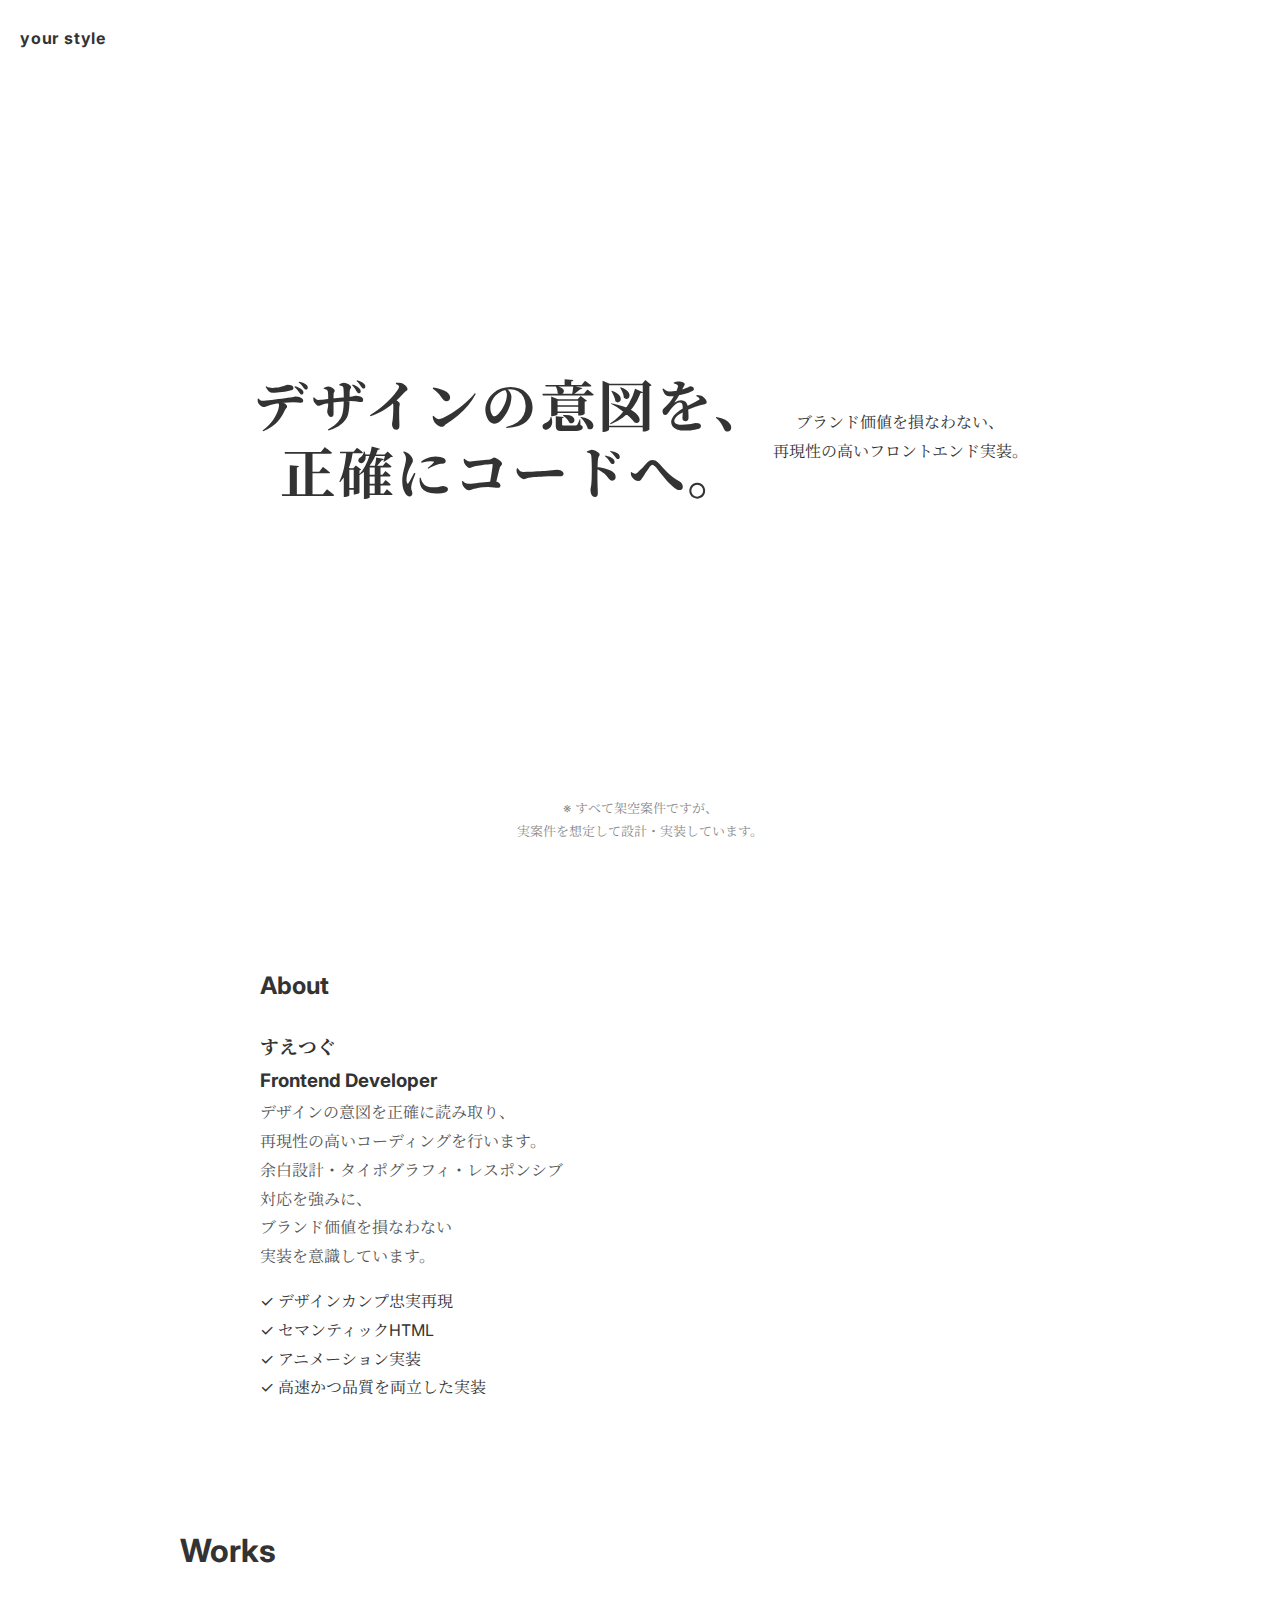
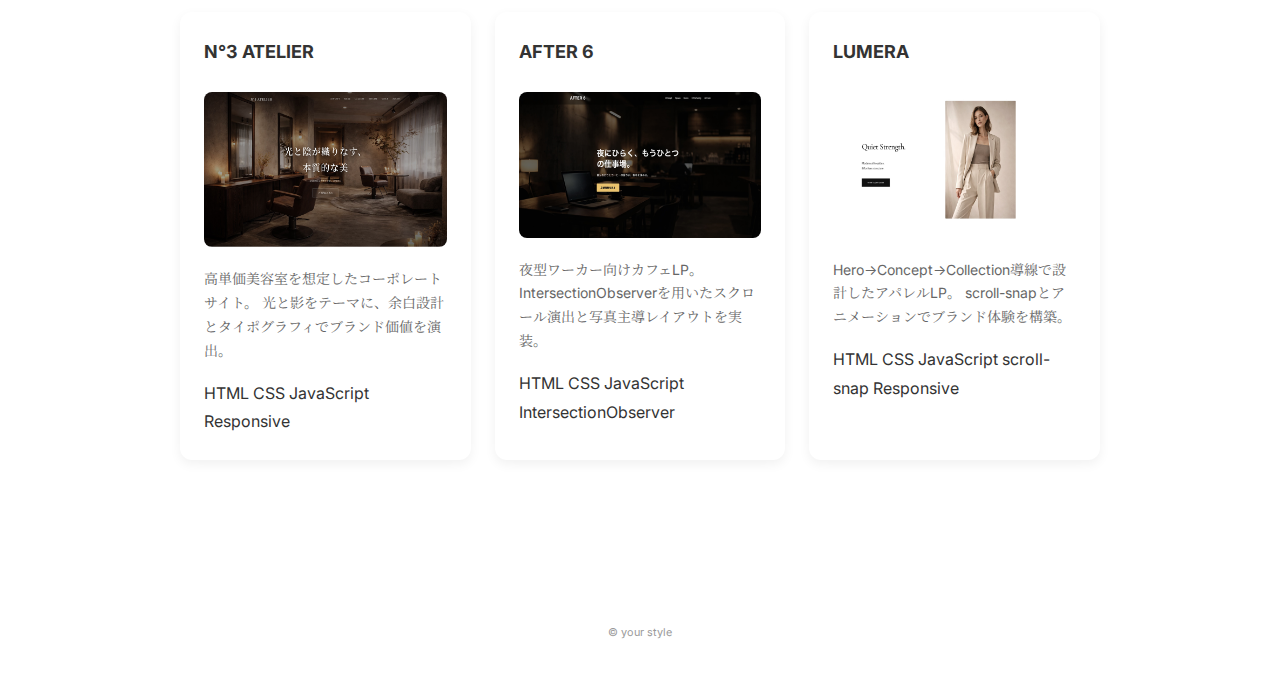
<file: index.html>
<!DOCTYPE html>
<html lang="ja">

<head>
  <meta charset="UTF-8">
  <meta name="viewport" content="width=device-width, initial-scale=1.0">
  <title>すえつぐ | Frontend Developer Portfolio</title>
  <link rel="stylesheet" href="style.css">
  <link rel="preconnect" href="https://fonts.googleapis.com">
  <link rel="preconnect" href="https://fonts.gstatic.com" crossorigin>
  <link
    href="https://fonts.googleapis.com/css2?family=Noto+Serif+JP:wght@400;500&family=Inter:wght@300;400;500&display=swap"
    rel="stylesheet">
</head>

<body>

  <header class="header">
    <a href="index.html">your style</a>
  </header>

  <main>

    <!-- FV -->
    <section class="fv">
      <h1 class="fv-title">
        デザインの意図を、<br>
        正確にコードへ。
      </h1>

      <p class="fv-sub">
        ブランド価値を損なわない、<br class="sp-only">再現性の高いフロントエンド実装。
      </p>
    </section>

    <p class="note">
      ※ すべて架空案件ですが、<br class="sp-only">実案件を想定して設計・実装しています。
    </p>

    <section class="section about">
      <h2 class="section-title">About</h2>

      <div class="about-inner">
        <div class="about-text">
          <h3>
            すえつぐ<br>
            <span class="about-role">Frontend Developer</span>
          </h3>
          <p>
            デザインの意図を正確に読み取り、<br class="sp-only">再現性の高いコーディングを行います。<br>
            余白設計・タイポグラフィ・レスポンシブ<br class="sp-only">対応を強みに、<br class="pc-only">ブランド価値を損なわない<br class="sp-only">実装を意識しています。
          </p>

          <ul class="about-strength">
            <li>✓ デザインカンプ忠実再現</li>
            <li>✓ セマンティックHTML</li>
            <li>✓ アニメーション実装</li>
            <li>✓ 高速かつ品質を両立した実装</li>
          </ul>


        </div>
      </div>
    </section>

    <!-- Works -->
    <section class="section works">
      <h2 class="section-title">Works</h2>

      <div class="works-list">

        <a href="work-hair.html" class="work-card">
          <h3>N°3 ATELIER</h3>
          <img src="image/hair.jpg" alt="美容室サイト" loading="lazy">
          <p class="work-desc">
            高単価美容室を想定したコーポレートサイト。
            光と影をテーマに、余白設計とタイポグラフィでブランド価値を演出。
          </p>

          <div class="tech-tags">
            <span>HTML</span>
            <span>CSS</span>
            <span>JavaScript</span>
            <span>Responsive</span>
          </div>
        </a>

        <a href="work-cafe.html" class="work-card">
          <h3>AFTER 6</h3>
          <img src="image/cafe.jpg" alt="カフェサイト" loading="lazy">
          <p class="work-desc">
            夜型ワーカー向けカフェLP。
            IntersectionObserverを用いたスクロール演出と写真主導レイアウトを実装。
          </p>

          <div class="tech-tags">
            <span>HTML</span>
            <span>CSS</span>
            <span>JavaScript</span>
            <span>IntersectionObserver</span>
          </div>
        </a>

        <a href="work-apparel.html" class="work-card">
          <h3>LUMERA</h3>
          <img src="image/apparel.jpg" alt="アパレルLP" loading="lazy">
          <p class="work-desc">
            Hero→Concept→Collection導線で設計したアパレルLP。
            scroll-snapとアニメーションでブランド体験を構築。
          </p>

          <div class="tech-tags">
            <span>HTML</span>
            <span>CSS</span>
            <span>JavaScript</span>
            <span>scroll-snap</span>
            <span>Responsive</span>
          </div>
        </a>

      </div>
    </section>

  </main>

  <footer class="footer">
    <small>&copy; your style</small>
  </footer>
  <script src="script.js"></script>
</body>

</html>
</file>
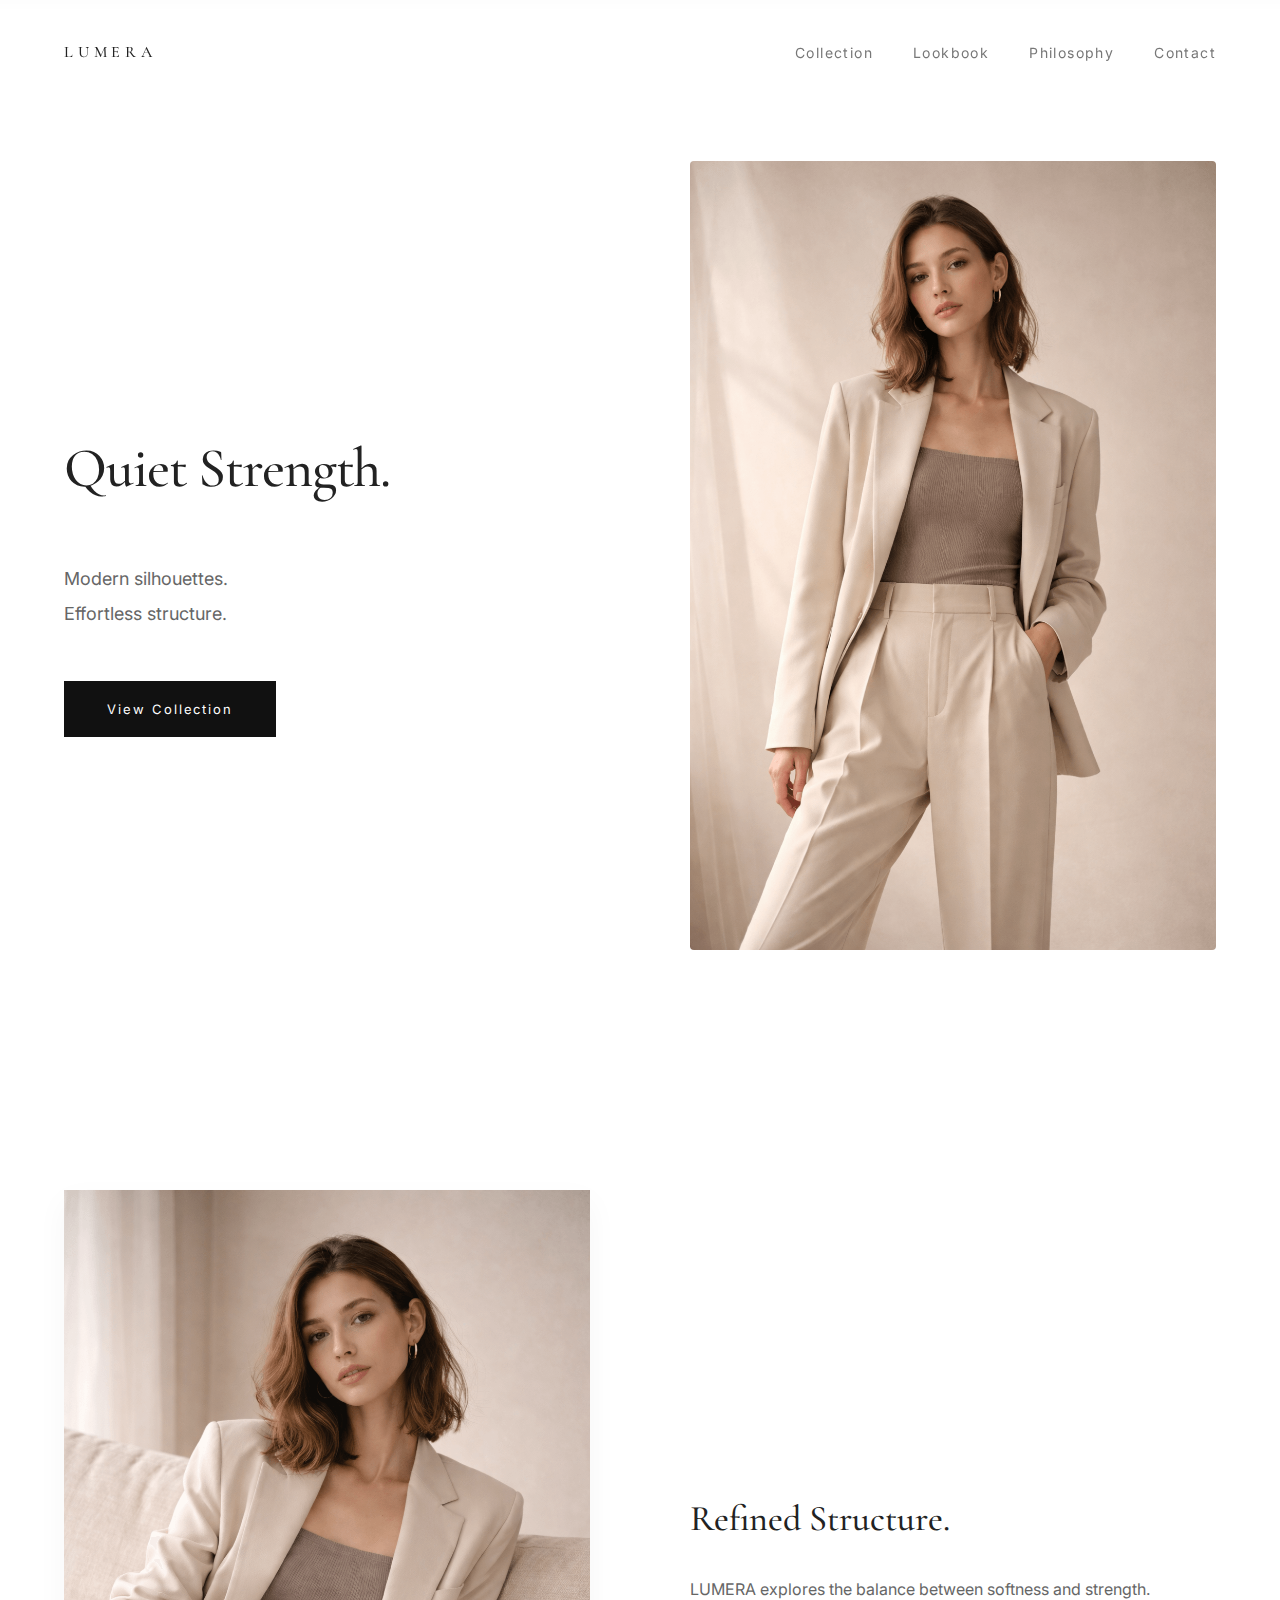
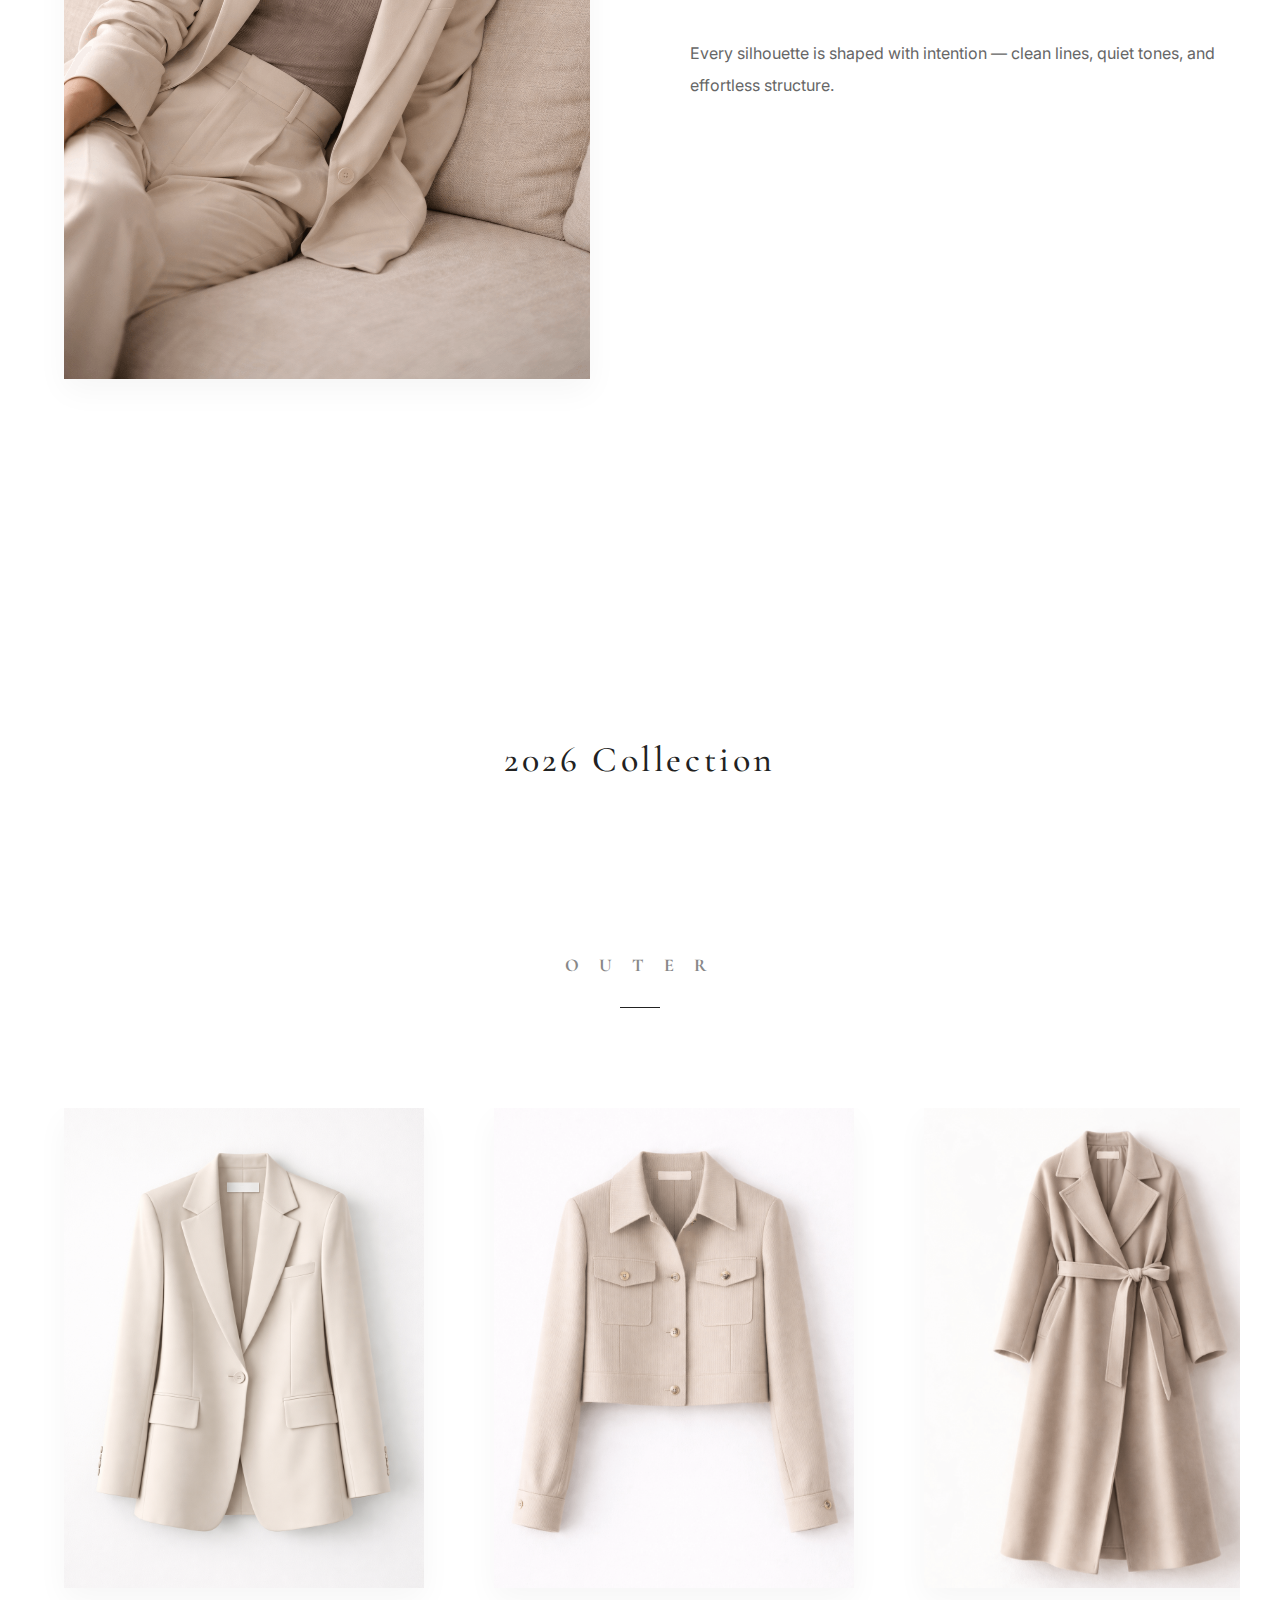
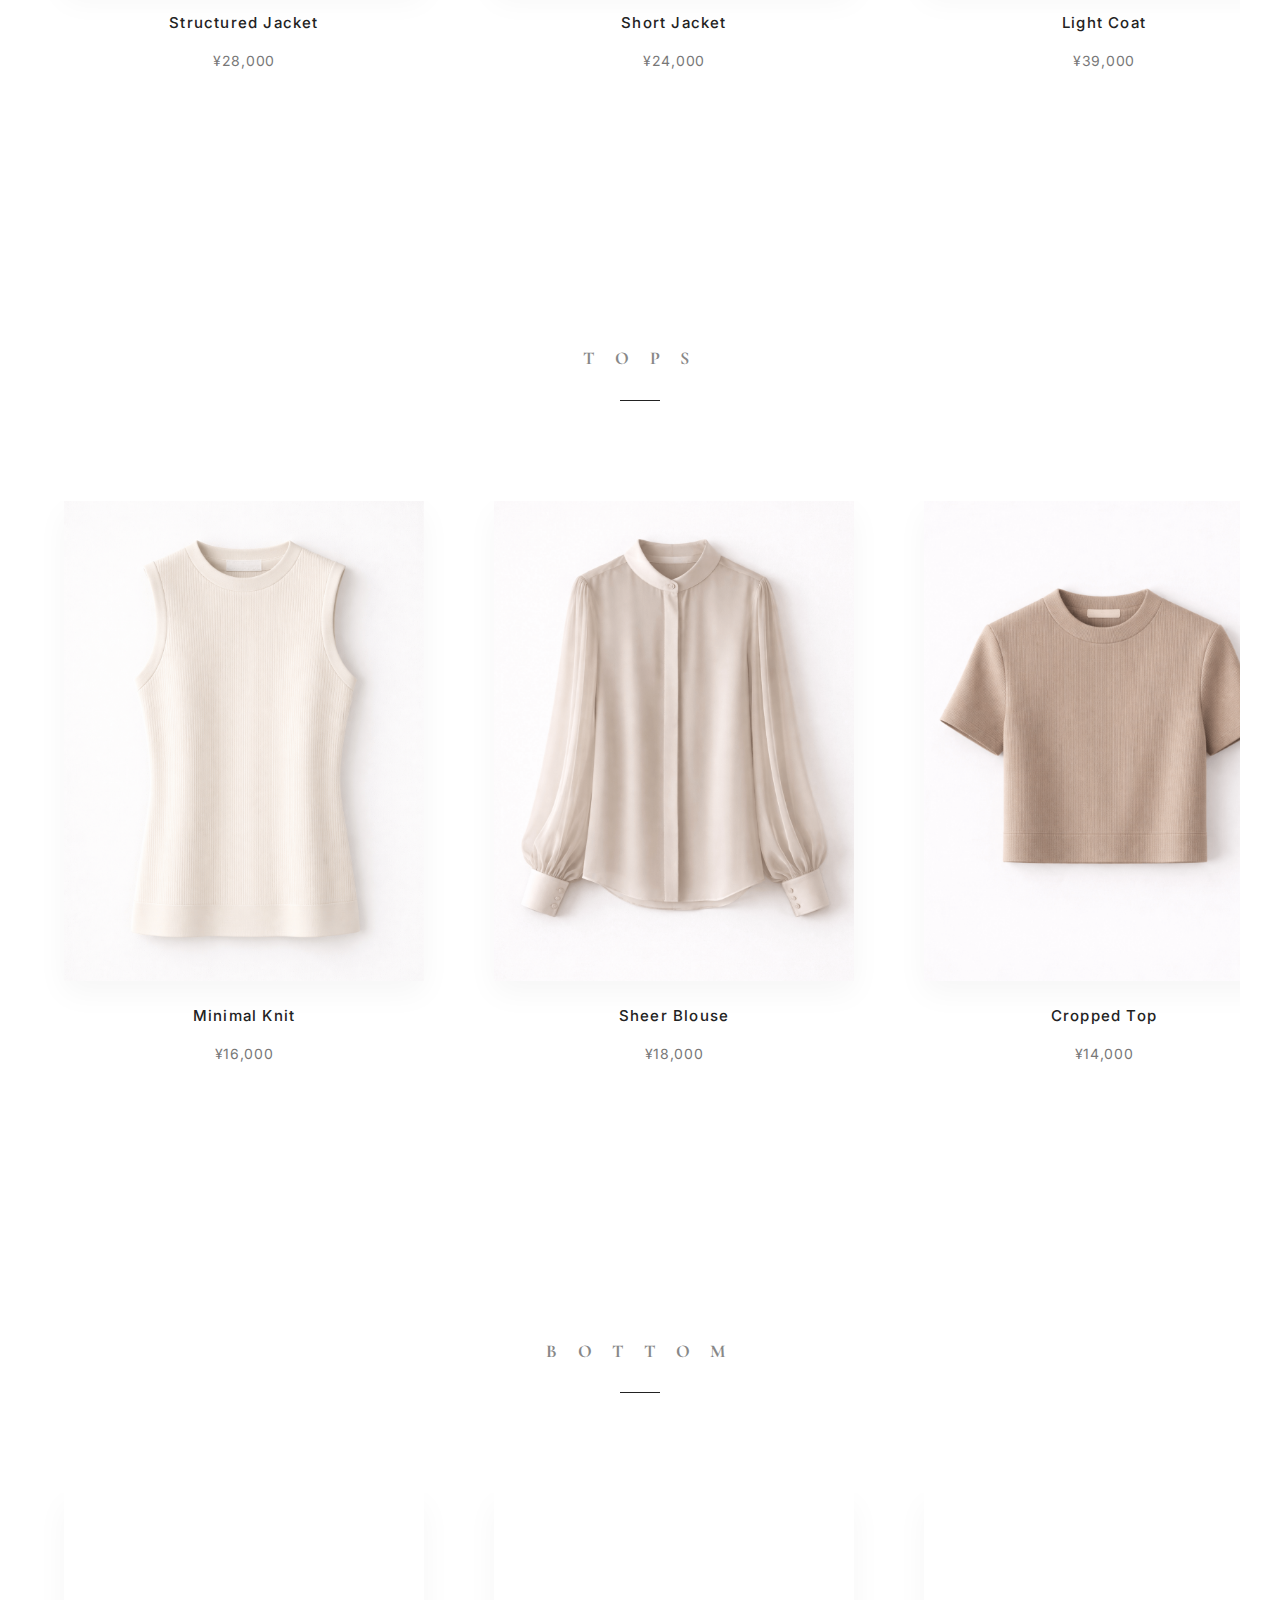
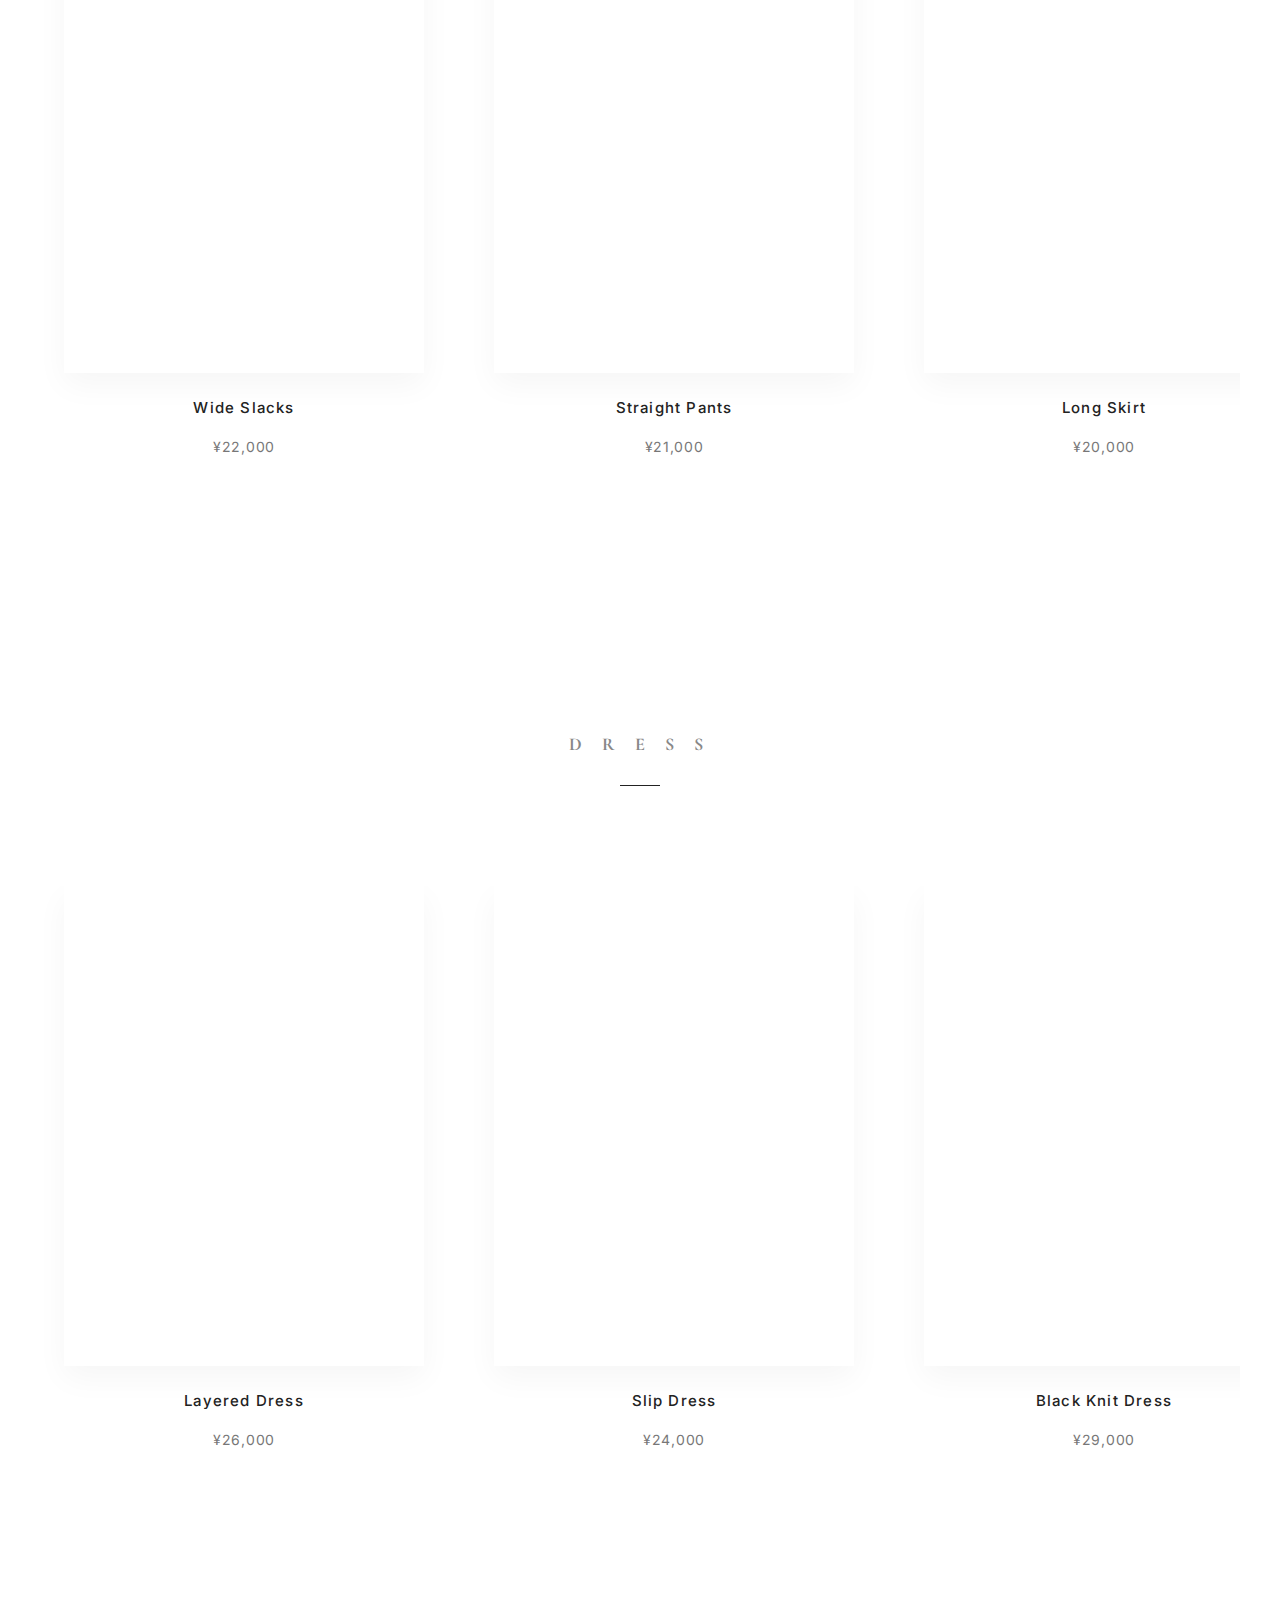
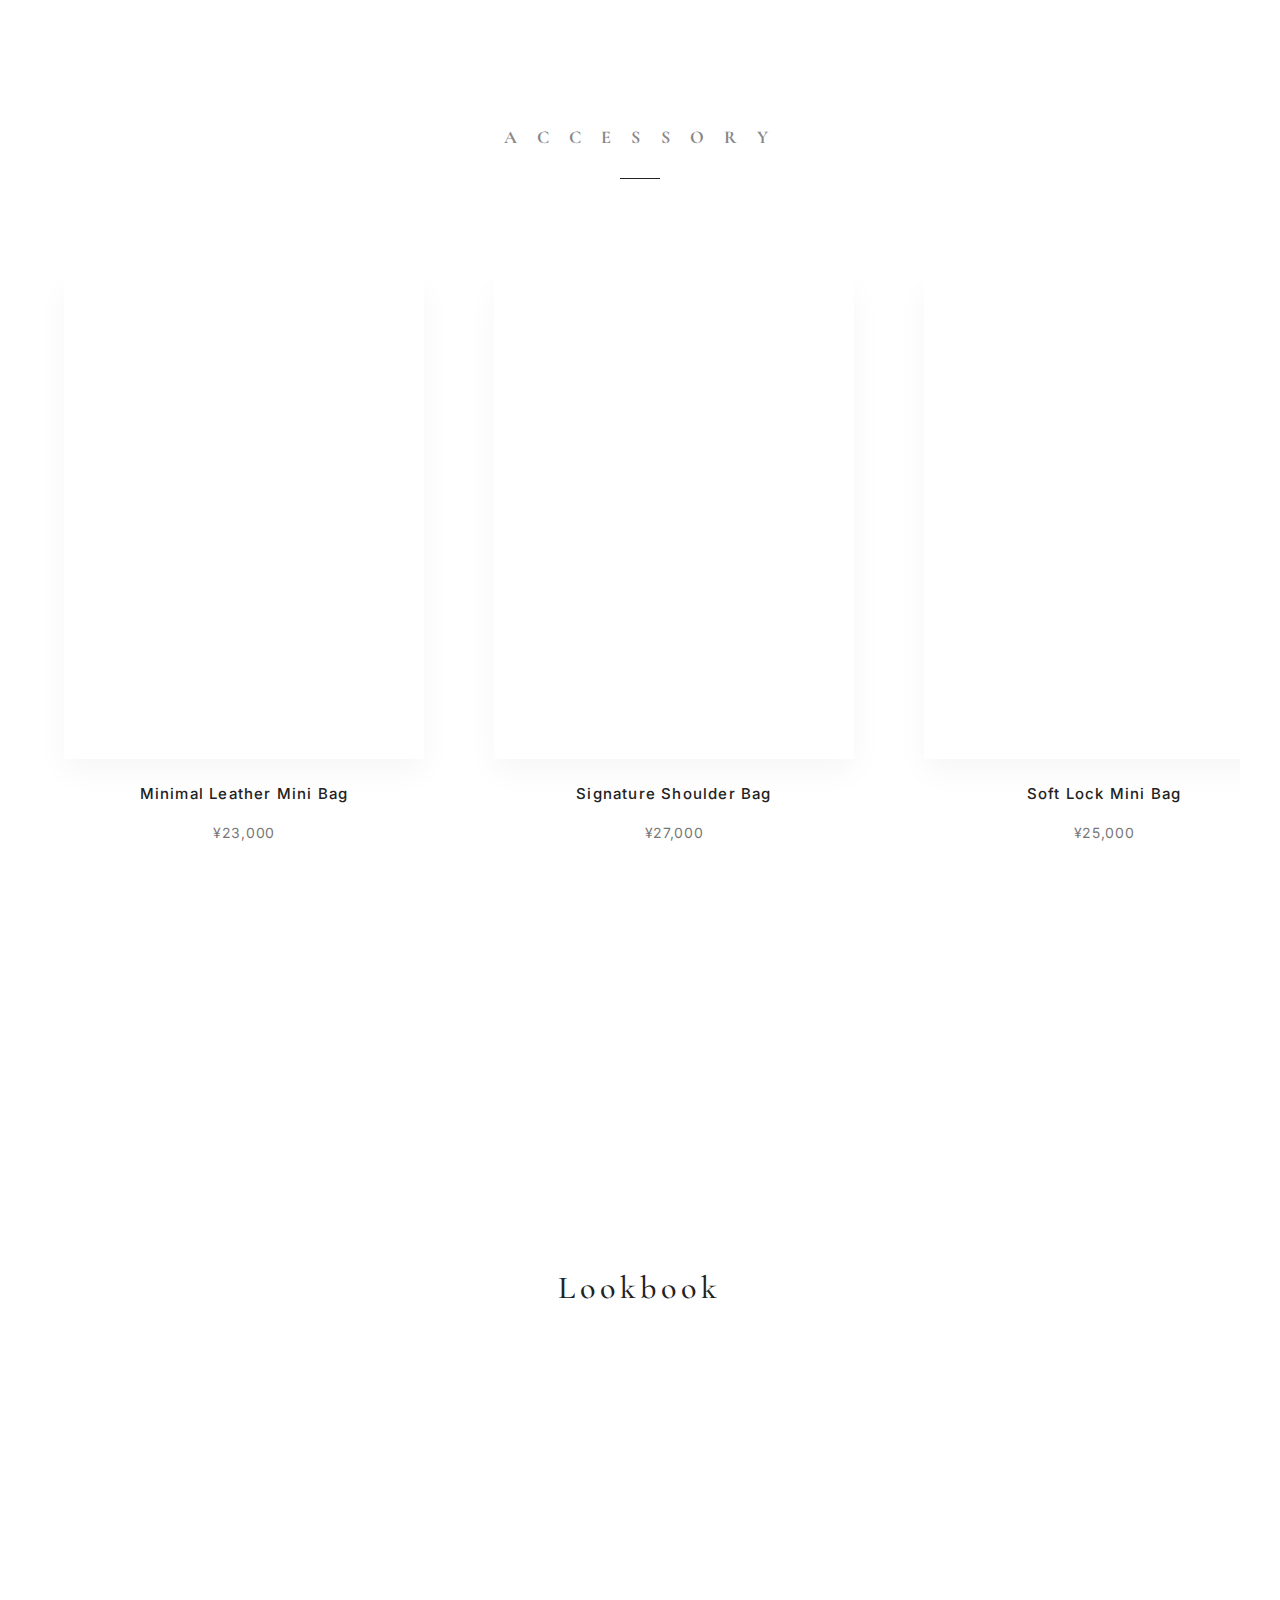
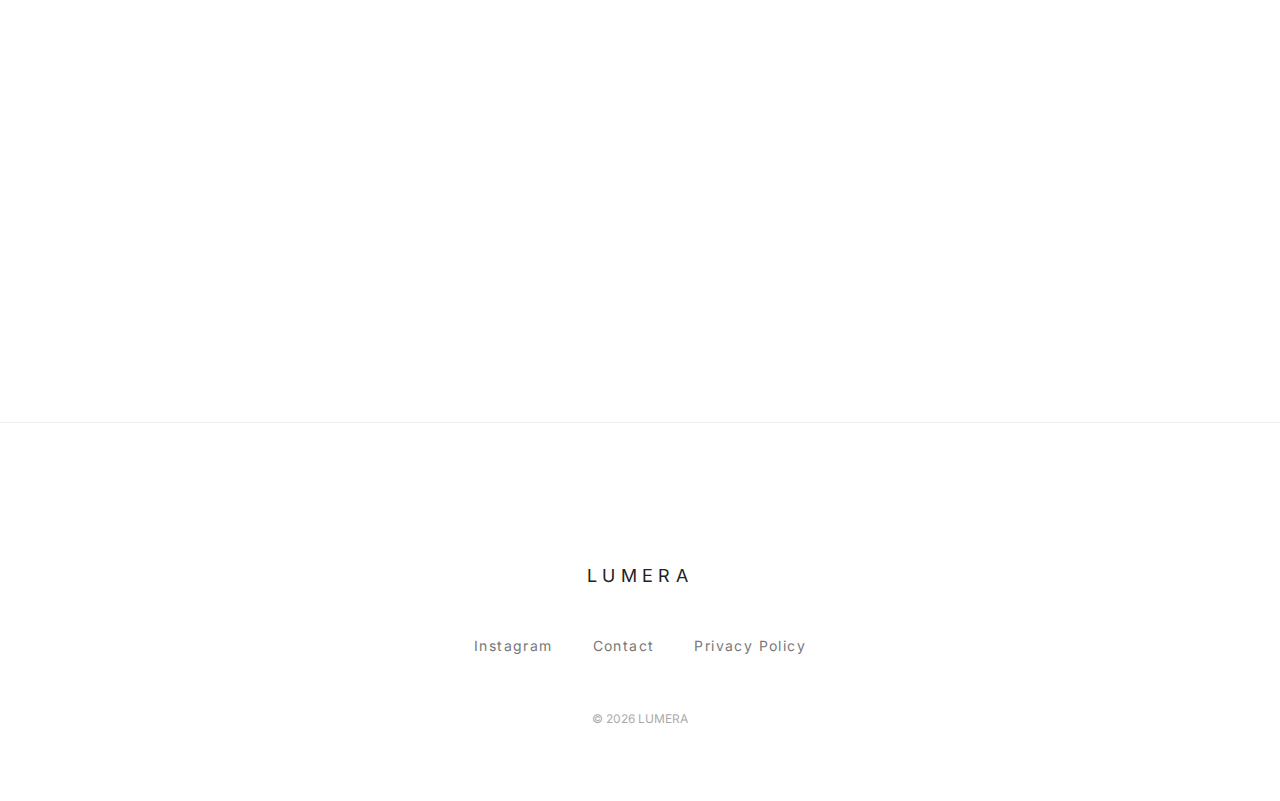
<file: works/apparel/index.html>
<!DOCTYPE html>
<html lang="en">
<head>
  <meta charset="UTF-8" />
  <meta name="viewport" content="width=device-width, initial-scale=1.0" />
  <title>LUMERA | 2026 Collection</title>

  <!-- Google Fonts -->
  <link rel="preconnect" href="https://fonts.googleapis.com">
  <link href="https://fonts.googleapis.com/css2?family=Inter:wght@400;500&family=Cormorant+Garamond:wght@500&display=swap" rel="stylesheet">

  <link rel="stylesheet" href="style.css" />
</head>

<body>

<header class="header">
  <div class="container header-inner">

    <h1 class="logo">
      <a href="#">LUMERA</a>
    </h1>

    <nav id="main-nav" class="nav" aria-hidden="true">
      <ul>
        <li><a href="#collection">Collection</a></li>
        <li><a href="#lookbook">Lookbook</a></li>
        <li><a href="#philosophy">Philosophy</a></li>
        <li><a href="#contact">Contact</a></li>
      </ul>
    </nav>

    <button 
      class="hamburger" 
      aria-label="Open Menu"
      aria-expanded="false"
      aria-controls="main-nav">
      <span></span>
      <span></span>
      <span></span>
    </button>

  </div>
</header>


<section class="hero section">
  <div class="container hero-inner">
    <div class="hero-text">
      <h2>Quiet Strength.</h2>
      <p>Modern silhouettes.<br>Effortless structure.</p>
      <a href="#collection" class="btn">View Collection</a>
    </div>
    <div class="hero-image">
      <img src="img/hero.jpg" alt="LUMERA Model">
    </div>
  </div>
</section>

<!-- =====================
     Concept
===================== -->
<section id="concept" class="concept section">
  <div class="container concept-inner">

    <div class="concept-image">
      <img src="img/concept.jpg" alt="Minimal tailored beige set styled in soft light">
    </div>

    <div class="concept-text">
      <h3>Refined Structure.</h3>
      <p>
        LUMERA explores the balance between softness and strength.<br><br>
        Every silhouette is shaped with intention —
        clean lines, quiet tones, and effortless structure.
      </p>
    </div>

  </div>
</section>


<section id="collection" class="collection section">

  <div class="container">
    <h2 class="section-title">2026 Collection</h2>
  </div>

  <!-- OUTER -->
  <div class="category">
    <div class="container">
      <h3 class="category-title">O U T E R</h3>
    </div>

    <div class="product-grid">

      <div class="product-card">
        <img src="img/outer1.jpg" alt="Structured Jacket" loading="lazy">
        <h4 class="product-title">Structured Jacket</h4>
        <p class="product-price">¥28,000</p>
      </div>

      <div class="product-card">
        <img src="img/outer2.jpg" alt="Short Jacket" loading="lazy">
        <h4 class="product-title">Short Jacket</h4>
        <p class="product-price">¥24,000</p>
      </div>

      <div class="product-card">
        <img src="img/outer3.jpg" alt="Light Coat" loading="lazy">
        <h4 class="product-title">Light Coat</h4>
        <p class="product-price">¥39,000</p>
      </div>

    </div>
  </div>

  <!-- TOPS -->
  <div class="category">
    <div class="container">
      <h3 class="category-title">T O P S</h3>
    </div>

    <div class="product-grid">

      <div class="product-card">
        <img src="img/top1.jpg" alt="Minimal Knit" loading="lazy">
        <h4 class="product-title">Minimal Knit</h4>
        <p class="product-price">¥16,000</p>
      </div>

      <div class="product-card">
        <img src="img/top2.jpg" alt="Sheer Blouse" loading="lazy">
        <h4 class="product-title">Sheer Blouse</h4>
        <p class="product-price">¥18,000</p>
      </div>

      <div class="product-card">
        <img src="img/top3.jpg" alt="Cropped Top" loading="lazy">
        <h4 class="product-title">Cropped Top</h4>
        <p class="product-price">¥14,000</p>
      </div>

      <div class="product-card">
        <img src="img/top4.jpg" alt="Relaxed Shirt" loading="lazy">
        <h4 class="product-title">Relaxed Shirt</h4>
        <p class="product-price">¥19,000</p>
      </div>

    </div>
  </div>

  <!-- BOTTOM -->
  <div class="category">
    <div class="container">
      <h3 class="category-title">B O T T O M</h3>
    </div>

    <div class="product-grid">

      <div class="product-card">
        <img src="img/bottom1.jpg" alt="Wide Slacks" loading="lazy">
        <h4 class="product-title">Wide Slacks</h4>
        <p class="product-price">¥22,000</p>
      </div>

      <div class="product-card">
        <img src="img/bottom2.jpg" alt="Straight Pants" loading="lazy">
        <h4 class="product-title">Straight Pants</h4>
        <p class="product-price">¥21,000</p>
      </div>

      <div class="product-card">
        <img src="img/bottom3.jpg" alt="Long Skirt" loading="lazy">
        <h4 class="product-title">Long Skirt</h4>
        <p class="product-price">¥20,000</p>
      </div>

      <div class="product-card">
        <img src="img/bottom4.jpg" alt="Black Tailored Pants" loading="lazy">
        <h4 class="product-title">Black Tailored Pants</h4>
        <p class="product-price">¥22,000</p>
      </div>

    </div>
  </div>

  <!-- DRESS -->
  <div class="category">
    <div class="container">
      <h3 class="category-title">D R E S S</h3>
    </div>

    <div class="product-grid">

      <div class="product-card">
        <img src="img/dress1.jpg" alt="Layered Dress" loading="lazy">
        <h4 class="product-title">Layered Dress</h4>
        <p class="product-price">¥26,000</p>
      </div>

      <div class="product-card">
        <img src="img/dress2.jpg" alt="Slip Dress" loading="lazy">
        <h4 class="product-title">Slip Dress</h4>
        <p class="product-price">¥24,000</p>
      </div>

      <div class="product-card">
        <img src="img/dress3.jpg" alt="Black Knit Dress" loading="lazy">
        <h4 class="product-title">Black Knit Dress</h4>
        <p class="product-price">¥29,000</p>
      </div>

    </div>
  </div>

  <!-- ACCESSORY -->
  <div class="category">
    <div class="container">
      <h3 class="category-title">A C C E S S O R Y</h3>
    </div>

    <div class="product-grid">

      <div class="product-card">
        <img src="img/bag1.jpg" alt="Minimal Leather Mini Bag" loading="lazy">
        <h4 class="product-title">Minimal Leather Mini Bag</h4>
        <p class="product-price">¥23,000</p>
      </div>

      <div class="product-card">
        <img src="img/bag2.jpg" alt="Signature Shoulder Bag" loading="lazy">
        <h4 class="product-title">Signature Shoulder Bag</h4>
        <p class="product-price">¥27,000</p>
      </div>

      <div class="product-card">
        <img src="img/bag3.jpg" alt="Soft Lock Mini Bag" loading="lazy">
        <h4 class="product-title">Soft Lock Mini Bag</h4>
        <p class="product-price">¥25,000</p>
      </div>

    </div>
  </div>

</section>


<section id="lookbook" class="lookbook section">
  <div class="container">
    <h2 class="section-title">Lookbook</h2>

    <div class="look-full">
      <img src="img/look1.jpg" alt="Look 1">
    </div>

    <div class="look-grid">
      <img src="img/look4.jpg" alt="Look 4">
      <img src="img/look3.jpg" alt="Look 3">
    </div>

    <div class="look-end">
      <img src="img/look2.jpg" alt="Look 2">
    </div>

  </div>
</section>


<section id="philosophy" class="philosophy section">
  <div class="philosophy-inner">
    <p class="philosophy-sub">PHILOSOPHY</p>

    <h2 class="philosophy-main">
      Quiet strength lives<br>
      in refined structure.
    </h2>

    <p class="philosophy-description">
      We remove excess.<br>
      We shape clarity.<br><br>
      Strength does not need to speak loudly.<br>
      It exists in balance, in restraint, in form.
    </p>
  </div>
</section>


<footer id="contact" class="footer">
  <div class="container footer-inner">
    <p class="footer-logo">LUMERA</p>

    <ul class="footer-nav">
      <li><a href="#">Instagram</a></li>
      <li><a href="#">Contact</a></li>
      <li><a href="#">Privacy Policy</a></li>
    </ul>

    <p class="footer-copy">© 2026 LUMERA</p>
  </div>
</footer>

<script src="script.js"></script>
</body>
</html>
</file>
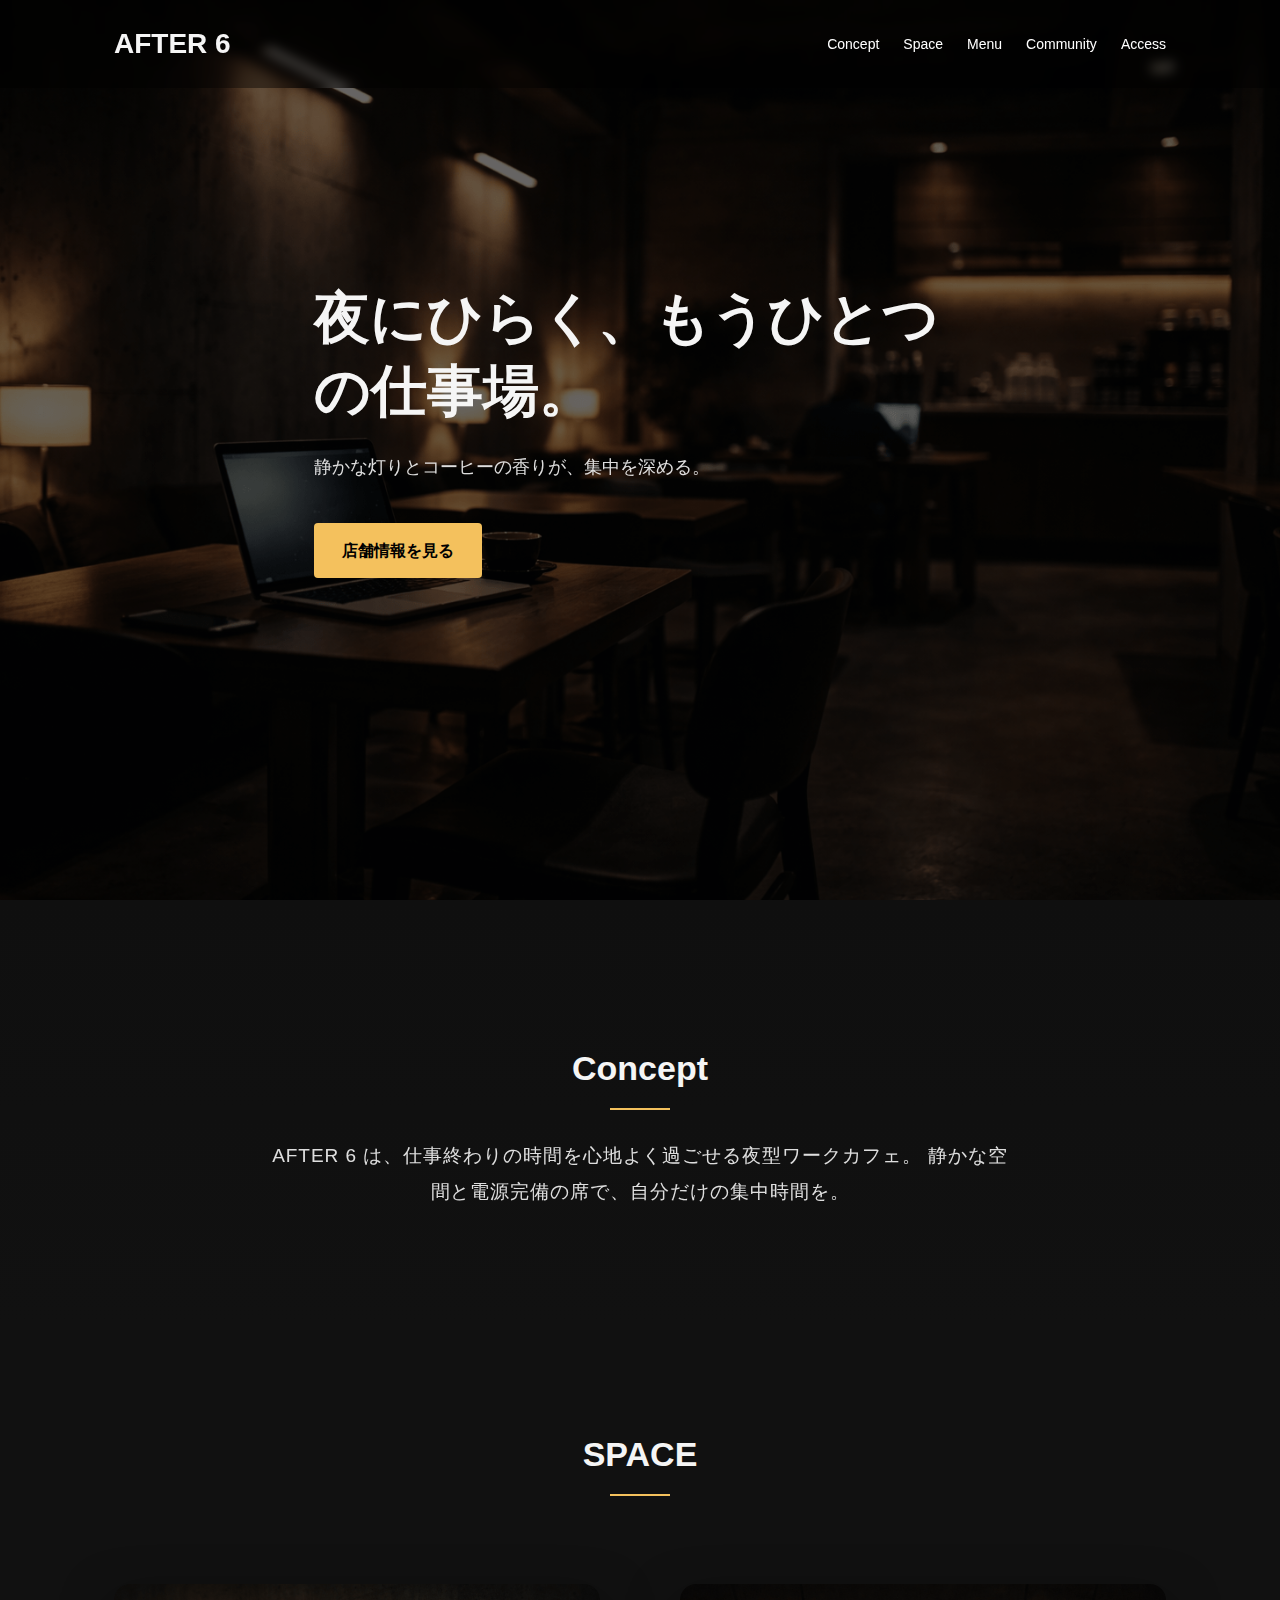
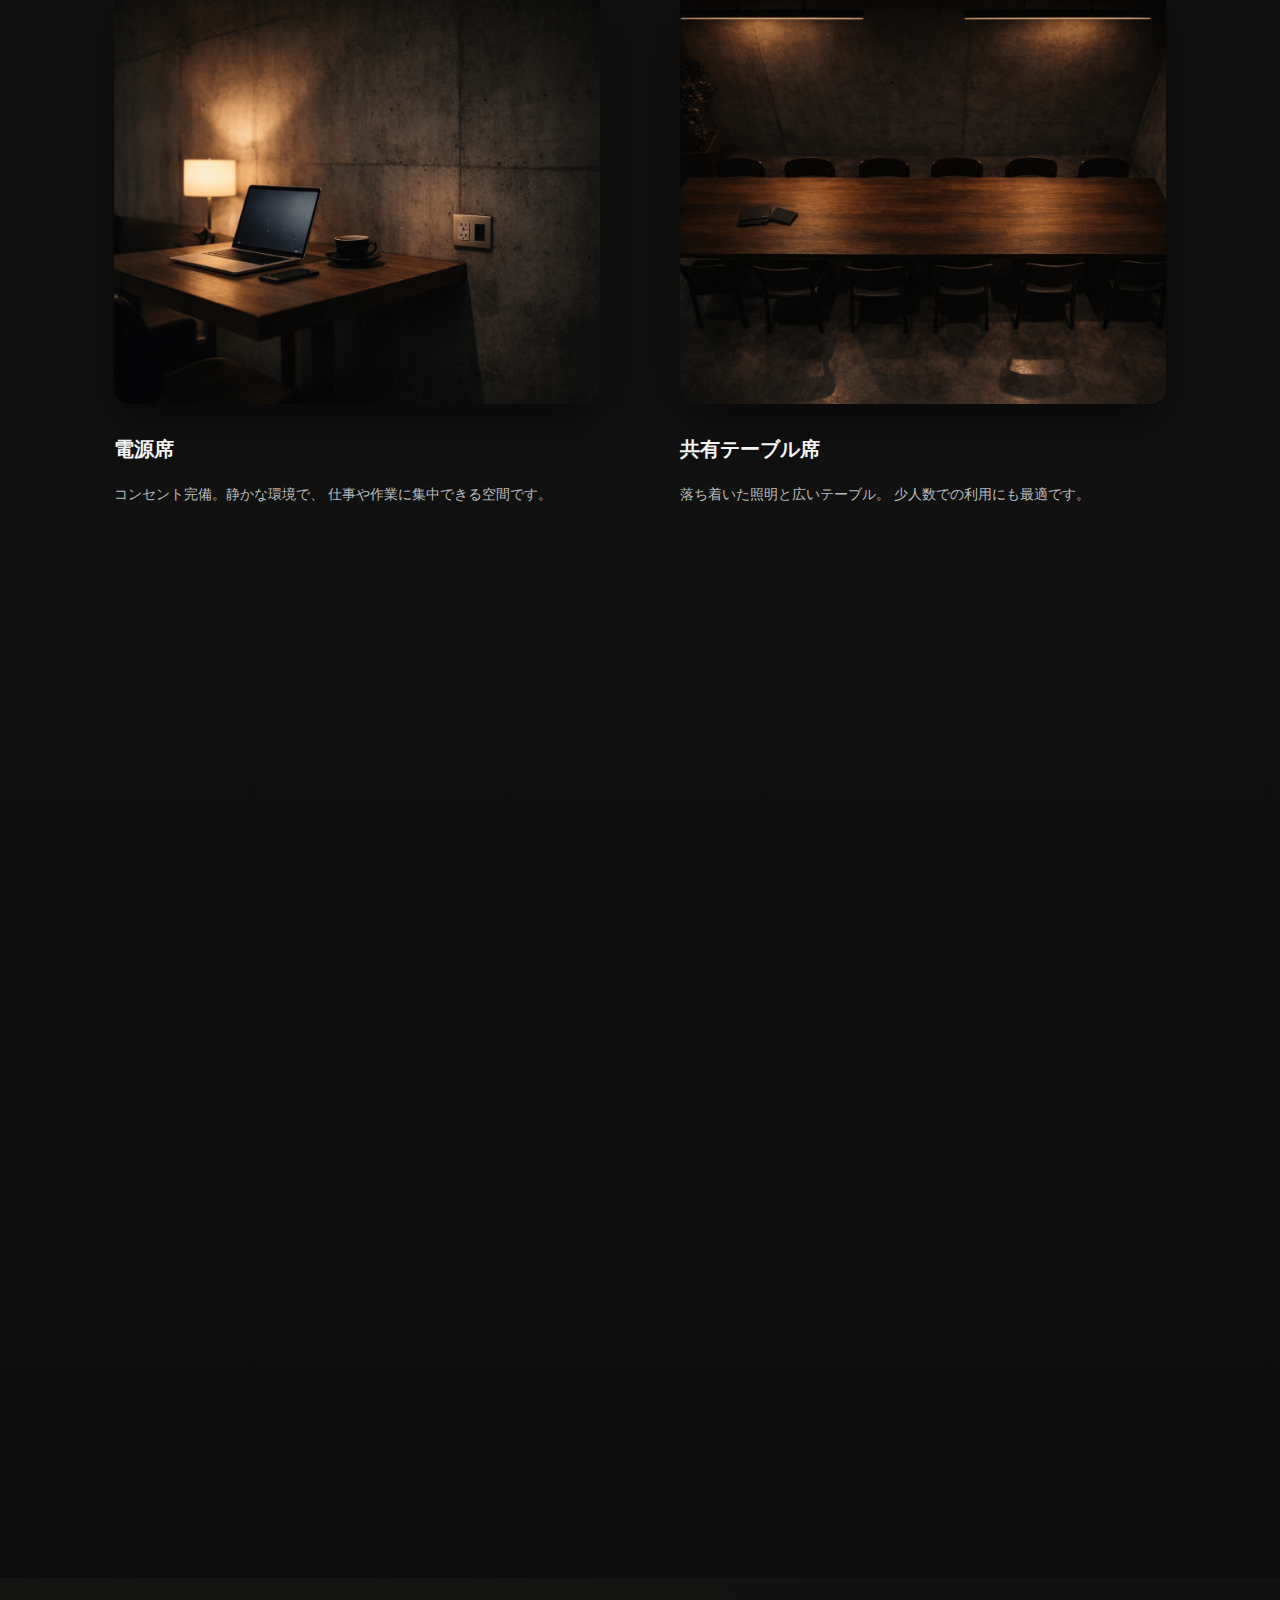
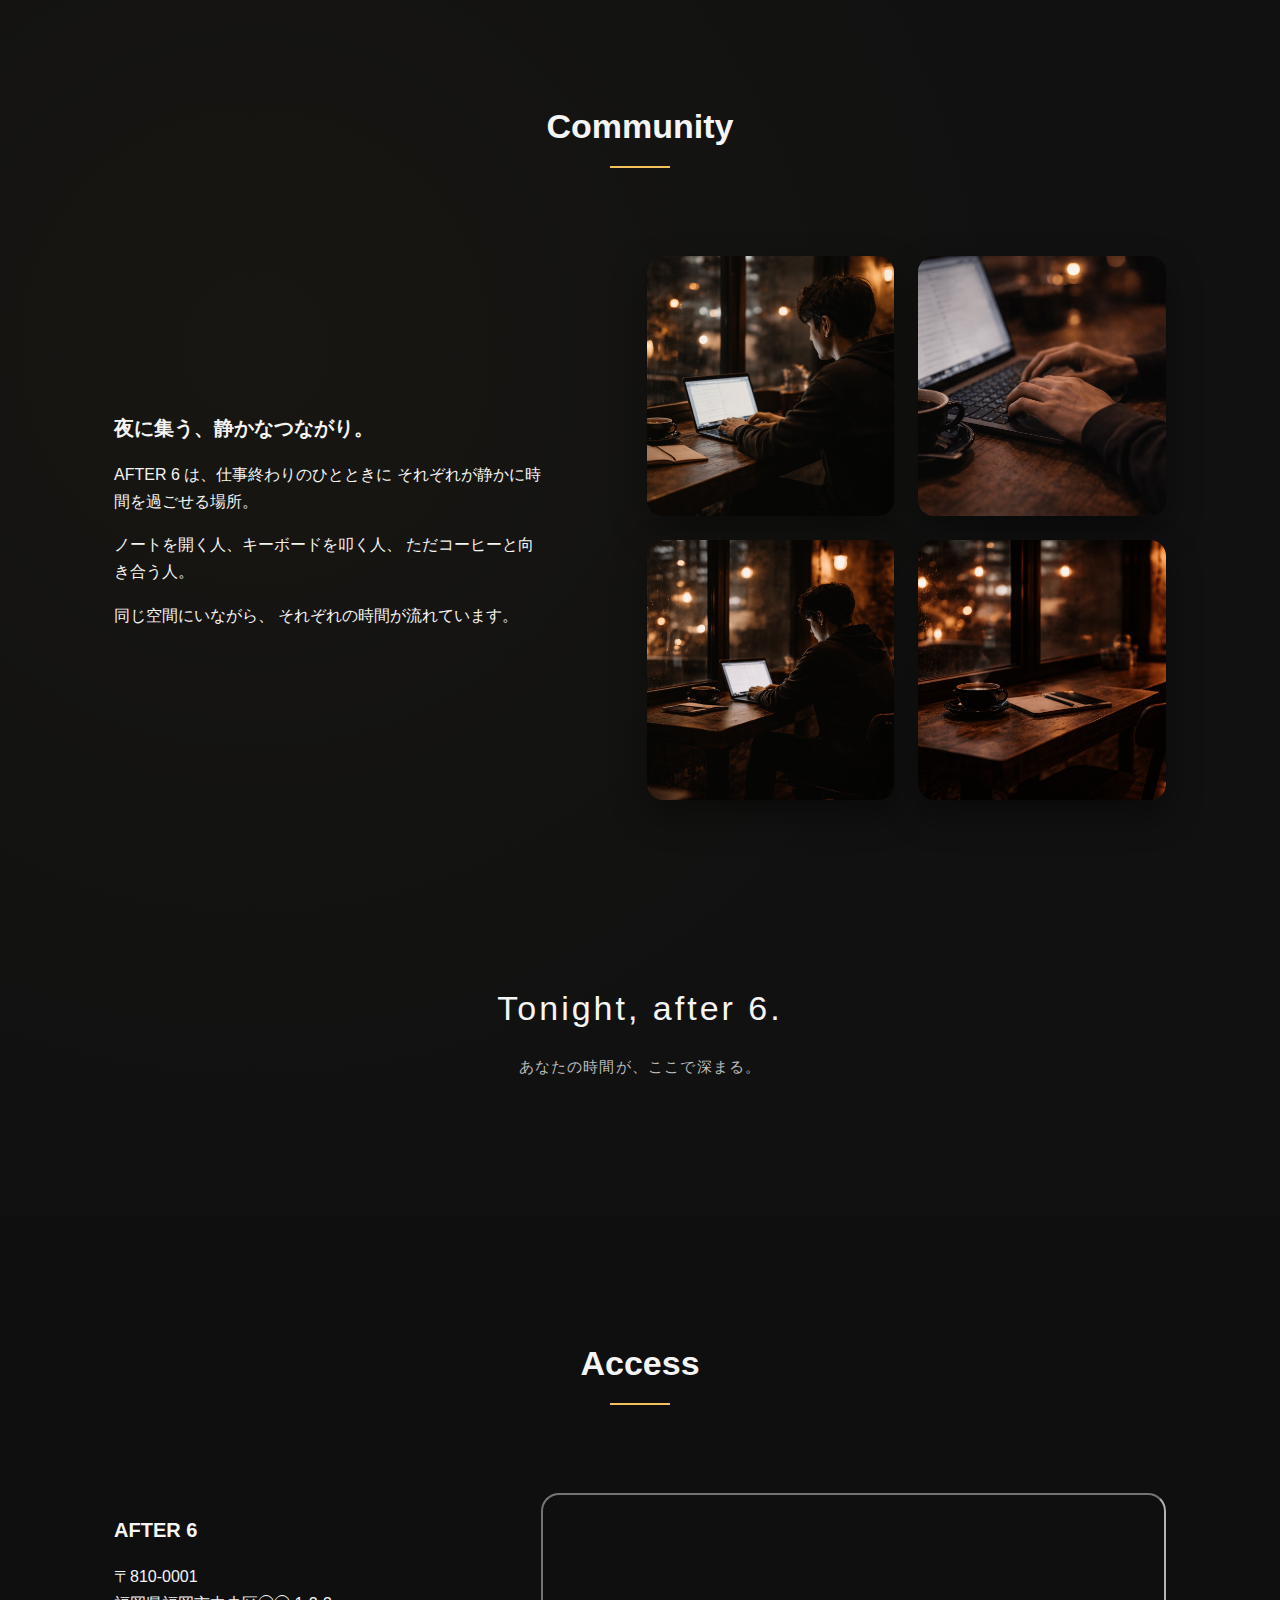
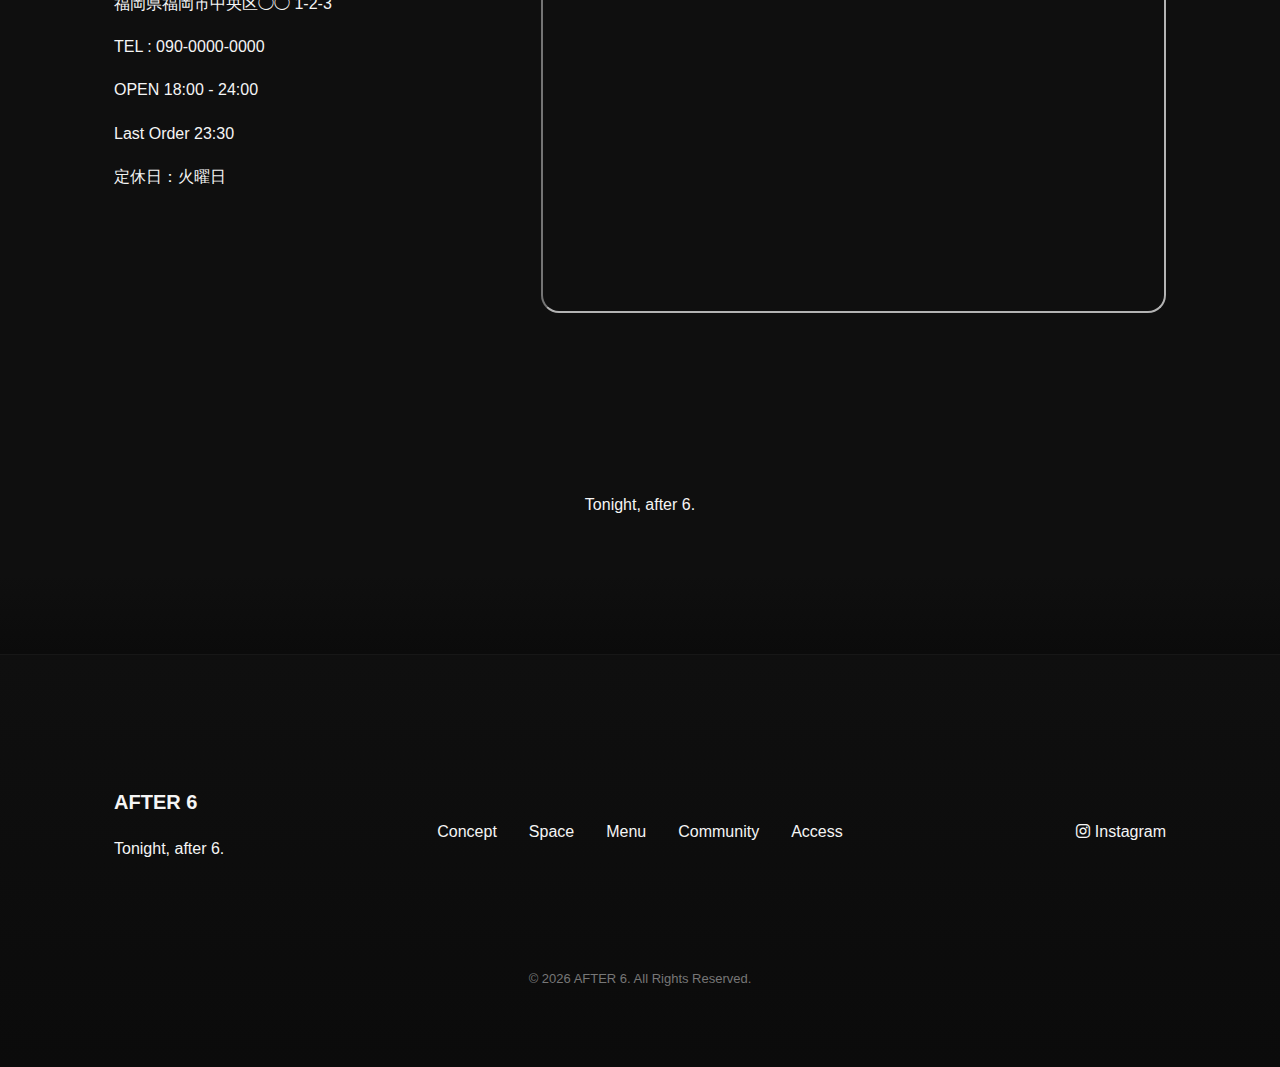
<file: works/cafe/index.html>
<!DOCTYPE html>
<html lang="ja">
<head>
  <meta charset="UTF-8" />
  <meta name="viewport" content="width=device-width, initial-scale=1.0" />
  <title>AFTER 6 | 夜にひらくワークカフェ</title>
  <meta name="description" content="夜にひらくワークカフェ AFTER 6。静かな時間と香り高いコーヒーで、集中できる空間を提供します。" />
  <link rel="stylesheet" href="style.css" />
  <link rel="stylesheet" href="https://cdnjs.cloudflare.com/ajax/libs/font-awesome/6.5.0/css/all.min.css">
<meta property="og:title" content="AFTER 6 | 夜にひらくワークカフェ">
<meta property="og:description" content="夜にひらくワークカフェ AFTER 6。静かな時間と香り高いコーヒーで、集中できる空間を提供します。">
<meta property="og:type" content="website">
</head>

<body>

  <!-- ===== Header ===== -->
<header class="header">
  <div class="container">
    <h1 class="logo">AFTER 6</h1>

    <!-- ハンバーガー -->
   <div class="hamburger"
     id="hamburger"
     aria-label="メニューを開く"
     aria-expanded="false">
  <span></span>
  <span></span>
  <span></span>
</div>

    <!-- ナビ -->
    <nav class="nav" id="nav">
      <ul>
        <li><a href="#concept">Concept</a></li>
        <li><a href="#space">Space</a></li>
        <li><a href="#menu">Menu</a></li>
        <li><a href="#community">Community</a></li>
        <li><a href="#access">Access</a></li>
      </ul>
    </nav>
  </div>
</header>

  <main>

    <!-- ===== Hero ===== -->
  <section class="hero">
  <div class="hero-inner">
    <h2>夜にひらく、もうひとつの仕事場。</h2>
    <p>静かな灯りとコーヒーの香りが、集中を深める。</p>
    <a href="#access" class="btn">店舗情報を見る</a>
  </div>
</section>

    <!-- ===== Concept ===== -->
<section id="concept" class="concept">
  <div class="container concept-inner">
    <h2>Concept</h2>
    <p>
      AFTER 6 は、仕事終わりの時間を心地よく過ごせる夜型ワークカフェ。
      静かな空間と電源完備の席で、自分だけの集中時間を。
    </p>
  </div>
</section>

<!-- ===== Space ===== -->
<section id="space" class="space">
  <div class="container">

    <div class="section-header">
  <h2>SPACE</h2>
</div>

    <div class="space-grid">

      <!-- Left -->
      <div class="space-item">
        <img src="img/space01.jpg" alt="電源席">

        <div class="space-text">
          <h3>電源席</h3>
          <p>
            コンセント完備。静かな環境で、
            仕事や作業に集中できる空間です。
          </p>
        </div>
      </div>

      <!-- Right -->
      <div class="space-item">
        <img src="img/space02.jpg" alt="共有テーブル">

        <div class="space-text">
          <h3>共有テーブル席</h3>
          <p>
            落ち着いた照明と広いテーブル。
            少人数での利用にも最適です。
          </p>
        </div>
      </div>

    </div>

  </div>
</section>

    <!-- ===== Menu ===== -->
<section id="menu" class="menu">
  <div class="container menu-inner">

    <!-- 左：メニューリスト -->
    <div class="menu-left fade-up">

      <h2>Menu</h2>

      <div class="menu-columns">

        <!-- Coffee -->
        <div class="menu-list">
          <h3>Coffee</h3>
          <ul>
            <li><span>Espresso</span><span>¥500</span></li>
            <li><span>Americano</span><span>¥550</span></li>
            <li><span>Hand Drip</span><span>¥650</span></li>
            <li><span>Cafe Latte</span><span>¥650</span></li>
            <li><span>Cappuccino</span><span>¥650</span></li>
            <li><span>Mocha</span><span>¥700</span></li>
            <li><span>Flat White</span><span>¥680</span></li>
            <li><span>Affogato</span><span>¥750</span></li>
          </ul>
        </div>

        <!-- Food -->
        <div class="menu-list">
          <h3>Food</h3>
          <ul>
            <li><span>Quiche Plate</span><span>¥750</span></li>
            <li><span>Cheese Toast</span><span>¥680</span></li>
            <li><span>Brownie</span><span>¥600</span></li>
            <li><span>Basque Cheesecake</span><span>¥720</span></li>
            <li><span>Tiramisu</span><span>¥720</span></li>
            <li><span>Mixed Nuts</span><span>¥500</span></li>
            <li><span>Dark Chocolate</span><span>¥480</span></li>
          </ul>
        </div>

      </div>
    </div>

    <!-- 右：ギャラリー -->
    <div class="menu-right fade-up">

      <div class="menu-gallery-large">
        <img src="img/espresso.jpg" alt="エスプレッソ">
      </div>

      <div class="menu-gallery-grid">
        <img src="img/drip.jpg" alt="ハンドドリップ">
        <img src="img/latte.jpg" alt="ラテアート">
        <img src="img/quiche.jpg" alt="キッシュ">
        <img src="img/brownie.jpg" alt="ブラウニー">
      </div>

    </div>

  </div>
</section>

<!-- ===== Community ===== -->
<section id="community" class="community">
  <div class="container">

    <div class="section-header">
      <h2>Community</h2>
      <span class="line"></span>
    </div>

    <div class="community-inner">

      <!-- Left Text -->
      <div class="community-text">
        <h3>夜に集う、静かなつながり。</h3>
        <p>
          AFTER 6 は、仕事終わりのひとときに
          それぞれが静かに時間を過ごせる場所。
        </p>
        <p>
          ノートを開く人、キーボードを叩く人、
          ただコーヒーと向き合う人。
        </p>
        <p>
          同じ空間にいながら、
          それぞれの時間が流れています。
        </p>
      </div>

      <!-- Right Images -->
      <div class="community-gallery">
        <img src="img/community1.jpg" alt="作業する男性">
        <img src="img/community2.jpg" alt="キーボードとコーヒー">
        <img src="img/community3.jpg" alt="夜のカフェで作業">
        <img src="img/community4.jpg" alt="静かなテーブル">
      </div>

    </div>

    <div class="community-bottom">
      <p class="community-copy">
        Tonight, after 6.
      </p>
      <p class="community-sub">
        あなたの時間が、ここで深まる。
      </p>
    </div>

  </div>
</section>

    
  <!-- ===== Access ===== -->
<section id="access" class="access">
  <div class="container">

    <div class="section-header">
      <h2>Access</h2>
      <span class="line"></span>
    </div>

    <div class="access-inner">

      <!-- Info -->
      <div class="access-info">
        <h3>AFTER 6</h3>

        <p>〒810-0001<br>
        福岡県福岡市中央区◯◯ 1-2-3</p>

        <p>TEL : 090-0000-0000</p>

        <div class="access-hours">
          <p>OPEN 18:00 - 24:00</p>
          <p>Last Order 23:30</p>
          <p>定休日：火曜日</p>
        </div>
      </div>

      <!-- Map -->
      <div class="access-map">
        <iframe 
          src="https://maps.google.com/maps?q=福岡&t=&z=13&ie=UTF8&iwloc=&output=embed"
          loading="lazy"
          allowfullscreen>
        </iframe>
      </div>

    </div>

    <div class="access-bottom">
      <p>Tonight, after 6.</p>
    </div>

  </div>
</section>

  </main>

 
 <!-- ===== Footer ===== -->
<footer class="footer">
  <div class="container">

    <div class="footer-inner">

      <!-- Left -->
      <div class="footer-brand">
        <h3>AFTER 6</h3>
        <p>Tonight, after 6.</p>
      </div>

      <!-- Center -->
      <div class="footer-nav">
        <a href="#concept">Concept</a>
        <a href="#space">Space</a>
        <a href="#menu">Menu</a>
        <a href="#community">Community</a>
        <a href="#access">Access</a>
      </div>

      <!-- Right -->
      <div class="footer-sns">
        <a href="#" target="_blank" aria-label="Instagram">
          <i class="fab fa-instagram"></i>
          Instagram
        </a>
      </div>

    </div>

    <div class="footer-bottom">
      <p>&copy; 2026 AFTER 6. All Rights Reserved.</p>
    </div>

  </div>
</footer>

  <!-- ここまでがHTML本体 -->


<script src="script.js"></script>

</body>
</html>
</file>
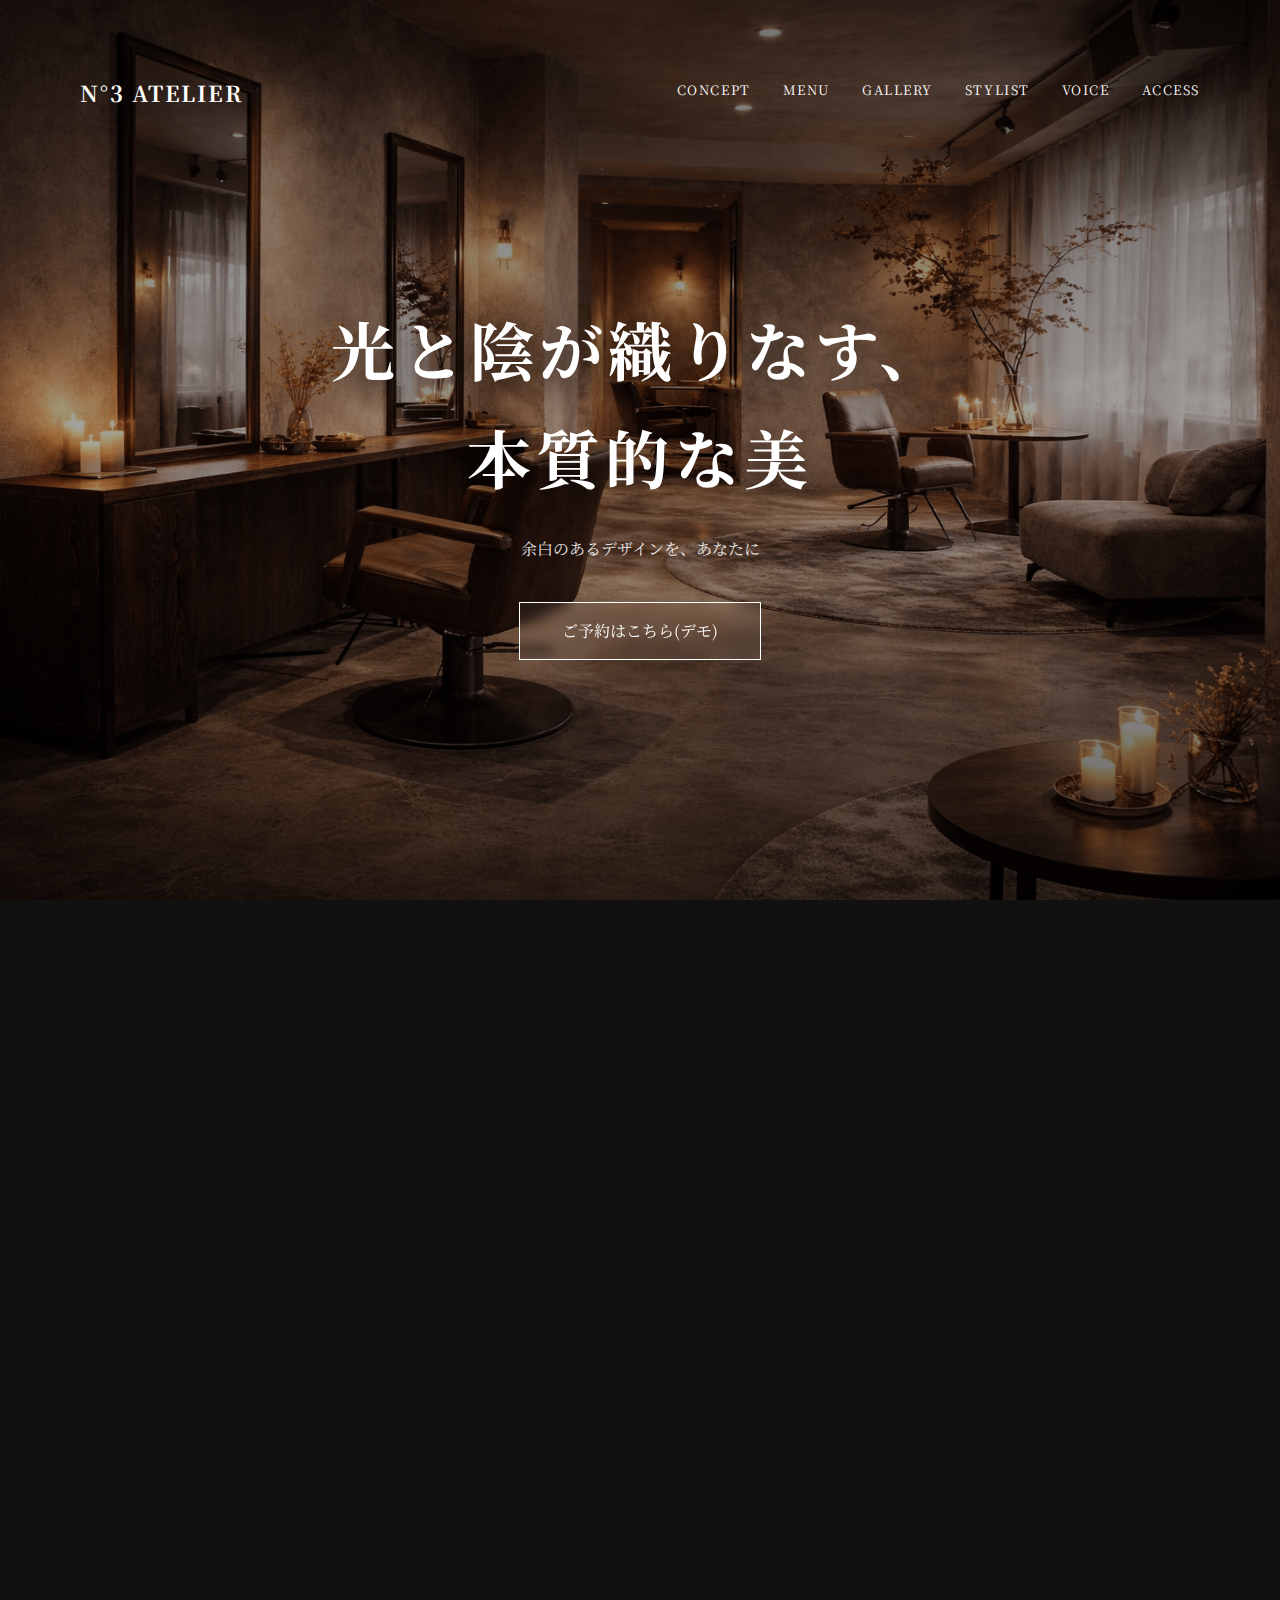
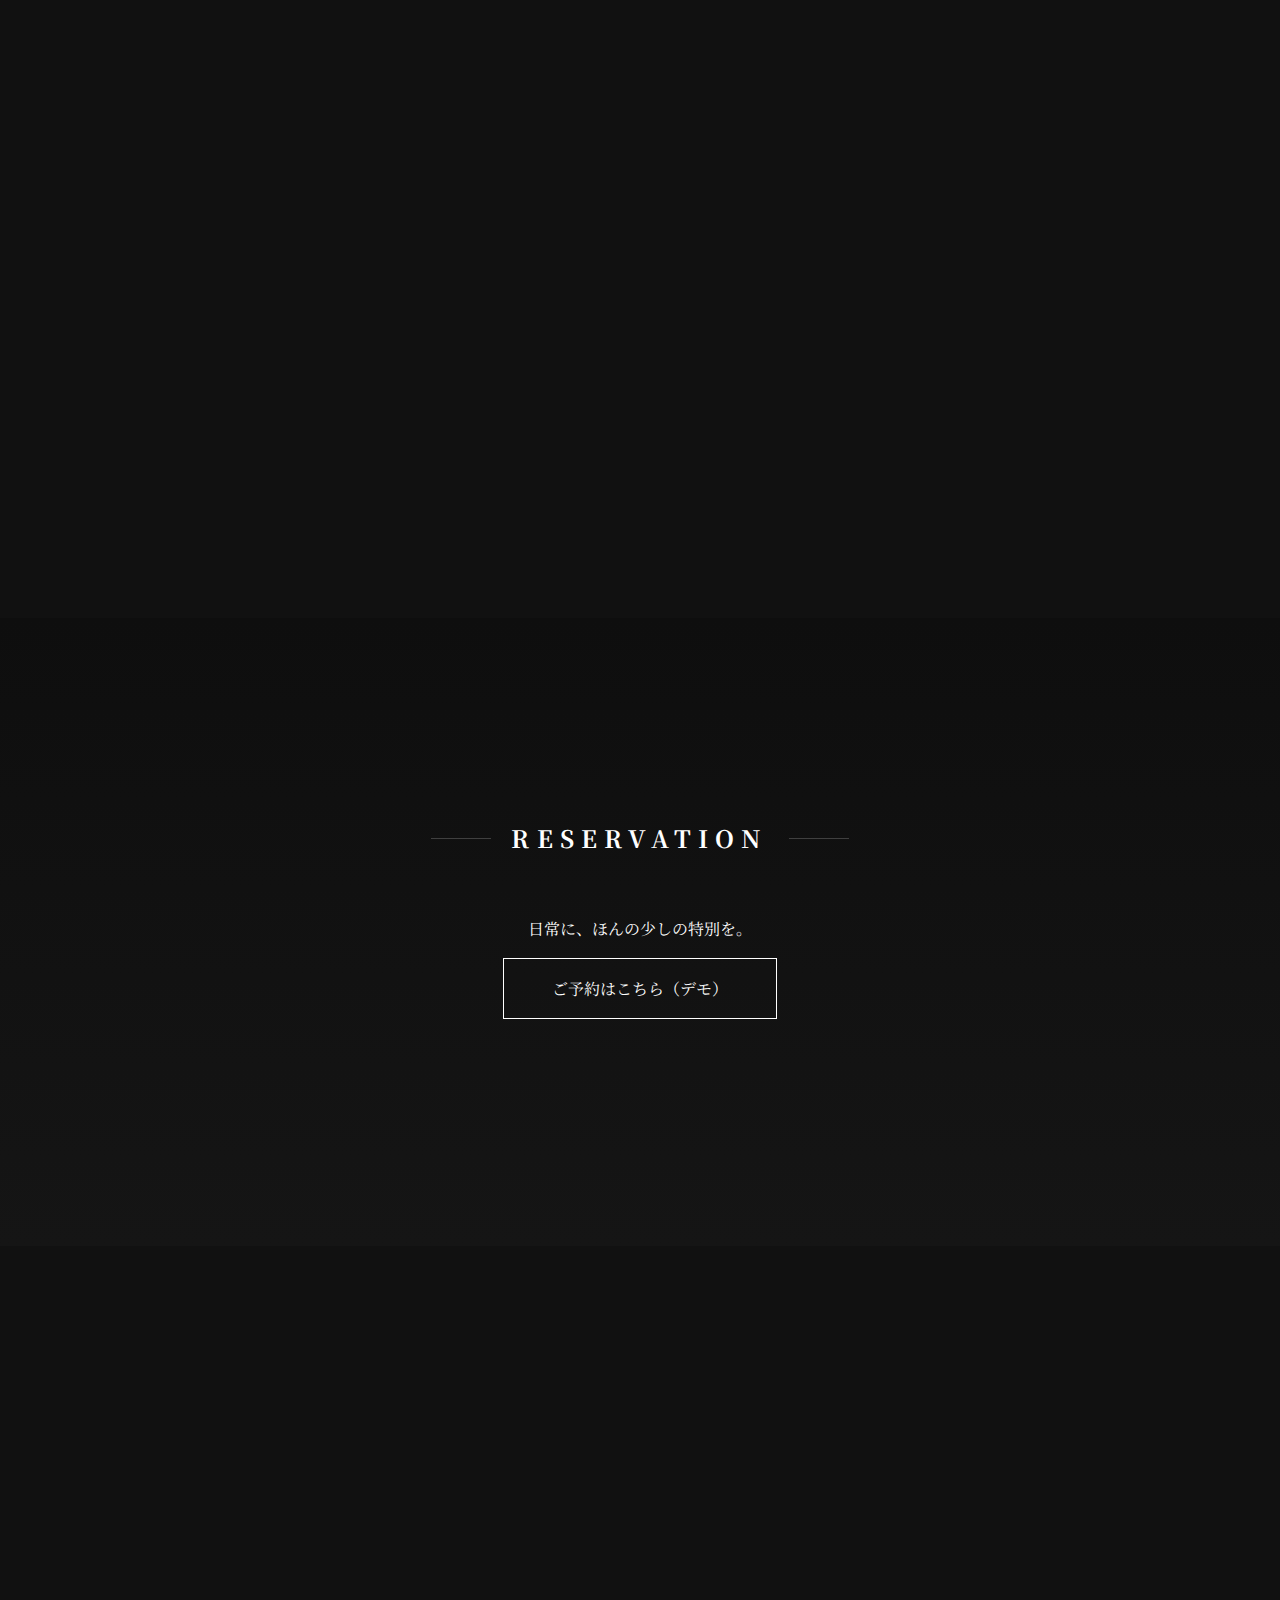
<file: works/hair/index.html>
<!DOCTYPE html>
<html lang="ja">
<head>
<meta charset="UTF-8">
<meta name="viewport" content="width=device-width, initial-scale=1.0">
<title>N°3 ATELIER</title>
<link rel="preconnect" href="https://fonts.googleapis.com">
<link rel="preconnect" href="https://fonts.gstatic.com" crossorigin>
<link href="https://fonts.googleapis.com/css2?family=Inter:wght@400;500&family=Noto+Serif+JP:wght@400;600&display=swap" rel="stylesheet">
<link rel="stylesheet" href="style.css">
</head>

<body>

<header class="header">
  <div class="header-inner">

    <h1 class="header-logo">
      <a href="#">N°3 ATELIER</a>
    </h1>

    <nav class="header-nav">
      <ul class="header-list">
        <li><a href="#concept">CONCEPT</a></li>
        <li><a href="#menu">MENU</a></li>
        <li><a href="#gallery">GALLERY</a></li>
        <li><a href="#stylist">STYLIST</a></li>
        <li><a href="#voice">VOICE</a></li>
        <li><a href="#access">ACCESS</a></li>
      </ul>
    </nav>

    <button class="hamburger" aria-label="Menu">
      <span></span>
      <span></span>
      <span></span>
    </button>

  </div>
</header>

<main>

<section class="hero">
  <div class="hero-inner">
    <h2 class="hero-title">
      光と陰が織りなす、<br>
      本質的な美
    </h2>
    <p class="hero-sub">余白のあるデザインを、あなたに</p>
    <a href="#reservation" class="btn">ご予約はこちら(デモ)</a>
  </div>
</section>

<section id="concept" class="section concept">
  <div class="container concept-inner">
    <div class="concept-text">
      <h2 class="section-title">CONCEPT</h2>
      <p class="concept-lead">
        静寂と温もりを感じる空間で、<br>
        あなたらしさを引き出すデザインを。
      </p>
      <p>
        光と陰が織りなすやわらかな時間の中で、
        日常を少しだけ特別にするスタイルを提案します。
      </p>
    </div>

    <div class="concept-images">
      <img src="img/concept-space.jpg" alt="サロン空間" loading="lazy">
      <img src="img/concept-model.jpg" alt="ボブスタイルの女性" loading="lazy">
    </div>
  </div>
</section>

<section id="menu" class="section menu">
  <div class="container">
    <h2 class="section-title">MENU</h2>
    <div class="menu-list">
      <div class="menu-item">
        <h3>CUT</h3>
        <p class="price">¥8,800</p>
      </div>
      <div class="menu-item">
        <h3>CUT + COLOR</h3>
        <p class="price">¥18,000</p>
      </div>
      <div class="menu-item">
        <h3>CUT + PERM</h3>
        <p class="price">¥19,800</p>
      </div>
      <div class="menu-item">
        <h3>PREMIUM TREATMENT</h3>
        <p class="price">¥8,000</p>
      </div>
    </div>
  </div>
</section>

<section id="gallery" class="section gallery">
  <div class="container">
    <h2 class="section-title">GALLERY</h2>
    <div class="gallery-grid">
      <div class="gallery-item">
        <img src="img/gallery1.jpg" alt="カット席" loading="lazy">
      </div>
      <div class="gallery-item">
        <img src="img/gallery2.jpg" alt="サロン空間" loading="lazy">
      </div>
      <div class="gallery-item">
        <img src="img/gallery3.jpg" alt="ヘアスタイル後ろ姿" loading="lazy">
      </div>
      <div class="gallery-item">
        <img src="img/gallery4.jpg" alt="横顔モデル" loading="lazy">
      </div>
      <div class="gallery-item">
        <img src="img/gallery5.jpg" alt="サロン小物" loading="lazy">
      </div>
      <div class="gallery-item">
        <img src="img/gallery6.jpg" alt="シャンプー台" loading="lazy">
      </div>
    </div>
  </div>
</section>

<section id="stylist" class="section stylist">
  <div class="container stylist-inner">
    <div class="stylist-image">
      <img src="img/stylist.jpg" alt="スタイリスト AYAKA SATO" loading="lazy">
    </div>
    <div class="stylist-text">
      <h2 class="section-title">STYLIST</h2>
      <h3 class="stylist-name">AYAKA SATO</h3>
      <p class="stylist-lead">
        丁寧なカウンセリングと確かな技術で、
        あなたの魅力を最大限に引き出します。
      </p>
      <p>
        髪質や骨格に合わせたカットと、
        光を味方につけるカラー提案を大切に。
        日常に溶け込む、上質なスタイルをお届けします。
      </p>
    </div>
  </div>
</section>

<section id="voice" class="section voice">
  <div class="container">
    <h2 class="section-title">VOICE</h2>
    <div class="voice-grid">
      <div class="voice-card">
        <p>落ち着いた空間で心地よい時間でした。<br>理想通りのスタイルに仕上げてもらいました。</p>
        <span class="voice-name">30代 女性</span>
      </div>
      <div class="voice-card">
        <p>丁寧なカウンセリングが印象的でした。<br>またお願いしたいと思います。</p>
        <span class="voice-name">20代 女性</span>
      </div>
      <div class="voice-card">
        <p>カラーの提案がとても上手で安心感がありました。<br>上品な仕上がりに満足しています。</p>
        <span class="voice-name">40代 女性</span>
      </div>
    </div>
  </div>
</section>

<section id="access" class="section access">
  <div class="container">
    <h2 class="section-title">ACCESS</h2>
    <div class="access-inner">
      <div class="access-image">
        <img src="img/access.jpg" alt="N°3 ATELIER 外観" loading="lazy">
      </div>
      <div class="access-info">
        <p>福岡県福岡市中央区天神1-2-3<br>天神駅 徒歩3分</p>
        <p>OPEN 10:00 - 19:00<br>定休日：火曜日</p>
        <p>TEL 092-000-0000</p>
      </div>
    </div>
    <div class="access-map">
      <iframe
        src="https://www.google.com/maps?q=福岡市天神駅&output=embed"
        width="100%"
        height="350"
        style="border:0;"
        loading="lazy">
      </iframe>
    </div>
  </div>
</section>

<section id="reservation" class="reservation">
  <div class="container">
    <h2 class="section-title">RESERVATION</h2>
    <p class="reservation-lead">日常に、ほんの少しの特別を。</p>
    <a href="#" class="reservation-btn">ご予約はこちら（デモ）</a>
  </div>
</section>

</main>

<footer class="footer">
  <div class="container footer-inner">
    <div class="footer-logo">
      <h3>N°3 ATELIER</h3>
    </div>
    <ul class="footer-nav">
      <li><a href="#concept">CONCEPT</a></li>
      <li><a href="#menu">MENU</a></li>
      <li><a href="#gallery">GALLERY</a></li>
      <li><a href="#stylist">STYLIST</a></li>
      <li><a href="#voice">VOICE</a></li>
      <li><a href="#access">ACCESS</a></li>
    </ul>
    <p class="footer-copy">© N°3 ATELIER All Rights Reserved.</p>
  </div>
</footer>

<script src="script.js"></script>
</body>
</html>
</file>
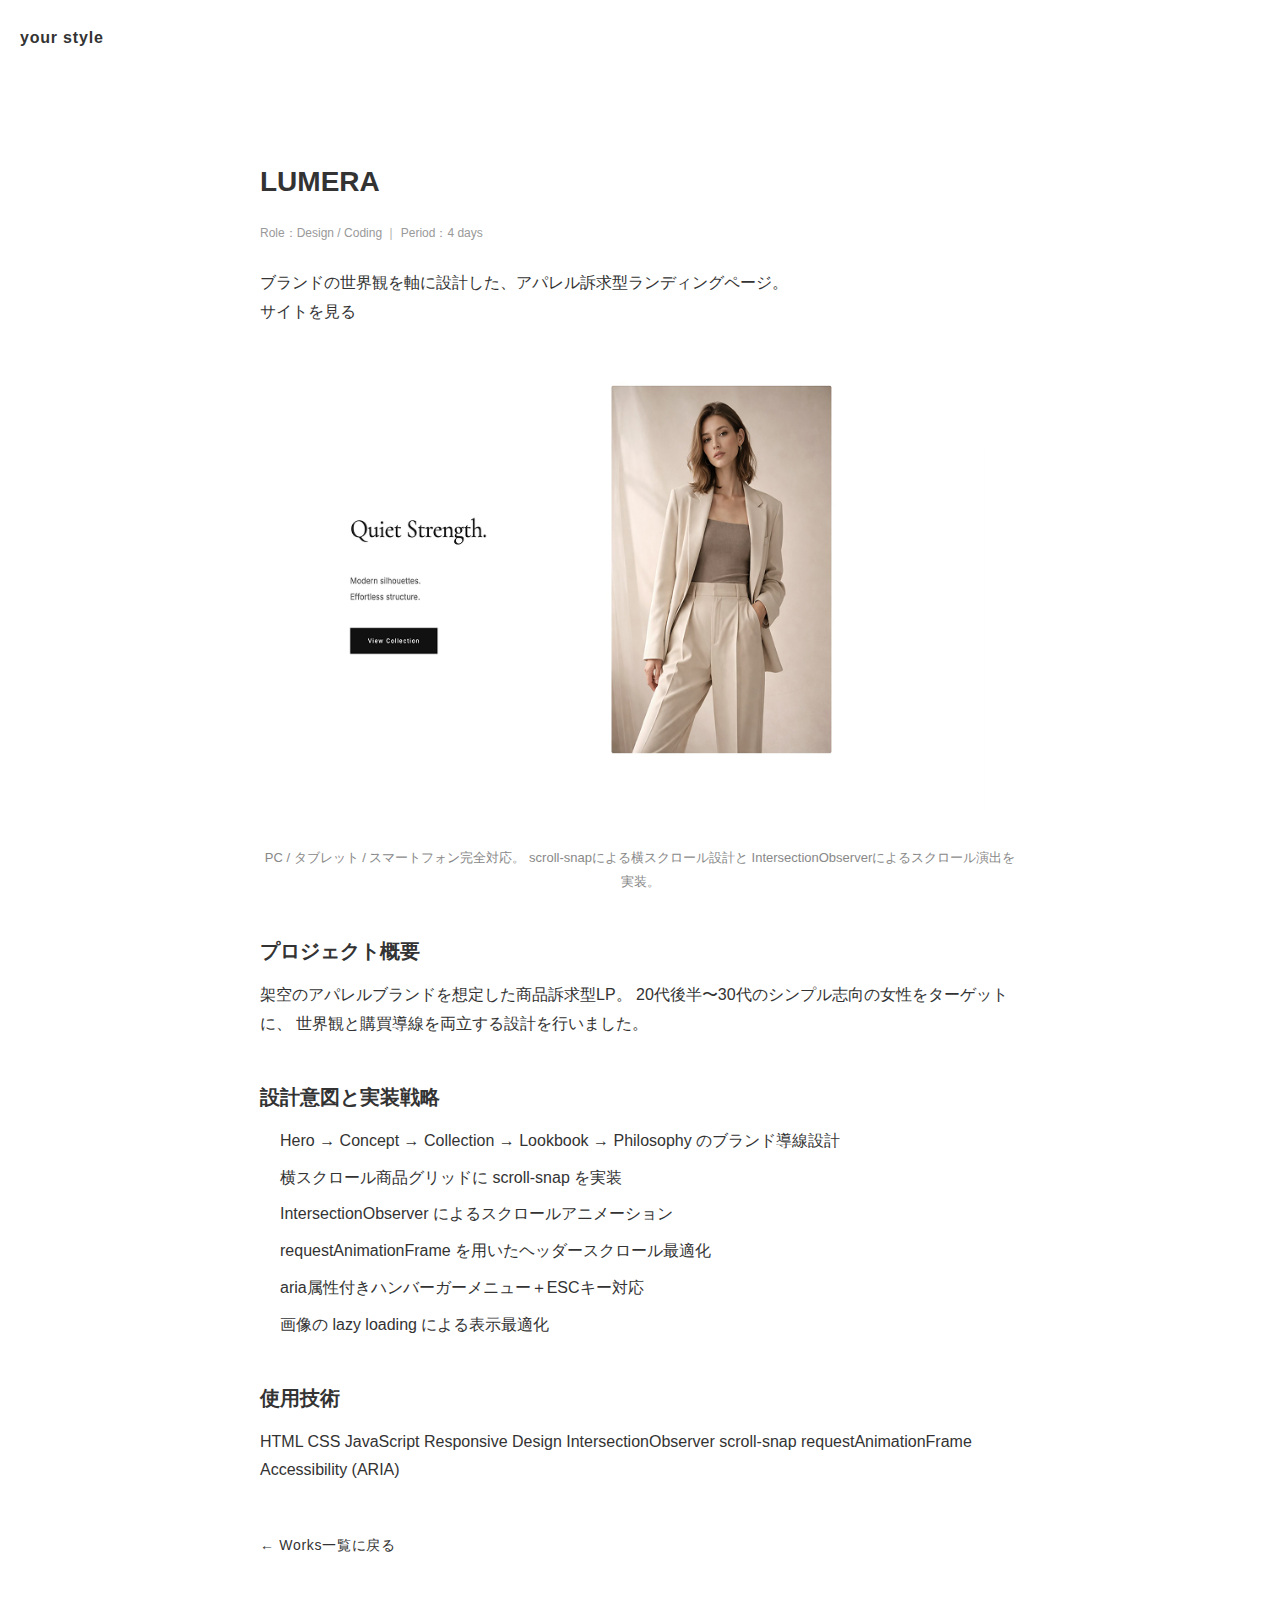
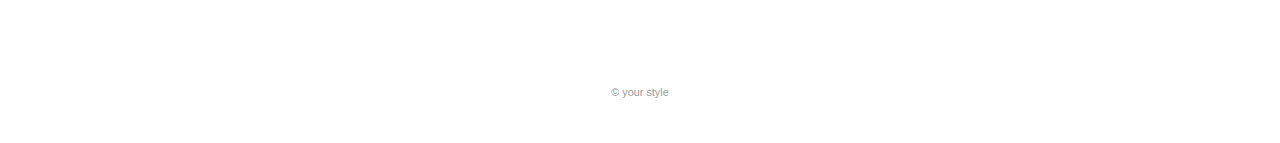
<file: work-apparel.html>
<!DOCTYPE html>
<html lang="ja">

<head>
  <meta charset="UTF-8">
  <meta name="viewport" content="width=device-width, initial-scale=1.0">
  <title>LUMERA | Apparel LP</title>
  <link rel="stylesheet" href="style.css">
</head>

<body>

<header class="header">
  <a href="index.html">your style</a>
</header>

<main>

<section class="work-detail">

  <!-- ヘッダーエリア -->
  <div class="work-header">
    <h1>LUMERA</h1>
    <p class="work-meta">Role：Design / Coding ｜ Period：4 days</p>

    <p class="work-catch">
      ブランドの世界観を軸に設計した、アパレル訴求型ランディングページ。
    </p>

    <a href="works/apparel/index.html" target="_blank" rel="noopener" class="btn-view">
      サイトを見る
    </a>
  </div>

  <!-- ビジュアル（画像クリックでサイトへ） -->
  <div class="work-visual">
    <a href="works/apparel/index.html" target="_blank" rel="noopener">
      <img src="image/apparel.jpg" alt="LUMERA アパレルLPトップページ">
    </a>

    <p class="note">
      PC / タブレット / スマートフォン完全対応。
      scroll-snapによる横スクロール設計と
      IntersectionObserverによるスクロール演出を実装。
    </p>
  </div>

  <!-- プロジェクト概要 -->
  <div class="work-section">
    <h2>プロジェクト概要</h2>
    <p>
      架空のアパレルブランドを想定した商品訴求型LP。
      20代後半〜30代のシンプル志向の女性をターゲットに、
      世界観と購買導線を両立する設計を行いました。
    </p>
  </div>

  <!-- 設計意図と実装 -->
  <div class="work-section">
    <h2>設計意図と実装戦略</h2>
    <ul>
      <li>Hero → Concept → Collection → Lookbook → Philosophy のブランド導線設計</li>
      <li>横スクロール商品グリッドに scroll-snap を実装</li>
      <li>IntersectionObserver によるスクロールアニメーション</li>
      <li>requestAnimationFrame を用いたヘッダースクロール最適化</li>
      <li>aria属性付きハンバーガーメニュー＋ESCキー対応</li>
      <li>画像の lazy loading による表示最適化</li>
    </ul>
  </div>

  <!-- 使用技術 -->
  <div class="work-section">
    <h2>使用技術</h2>
    <div class="tech-list">
      <span>HTML</span>
      <span>CSS</span>
      <span>JavaScript</span>
      <span>Responsive Design</span>
      <span>IntersectionObserver</span>
      <span>scroll-snap</span>
      <span>requestAnimationFrame</span>
      <span>Accessibility (ARIA)</span>
    </div>
  </div>

  <a href="index.html" class="back-link">← Works一覧に戻る</a>

</section>

</main>

<footer class="footer">
  <small>&copy; your style</small>
</footer>

</body>
</html>
</file>
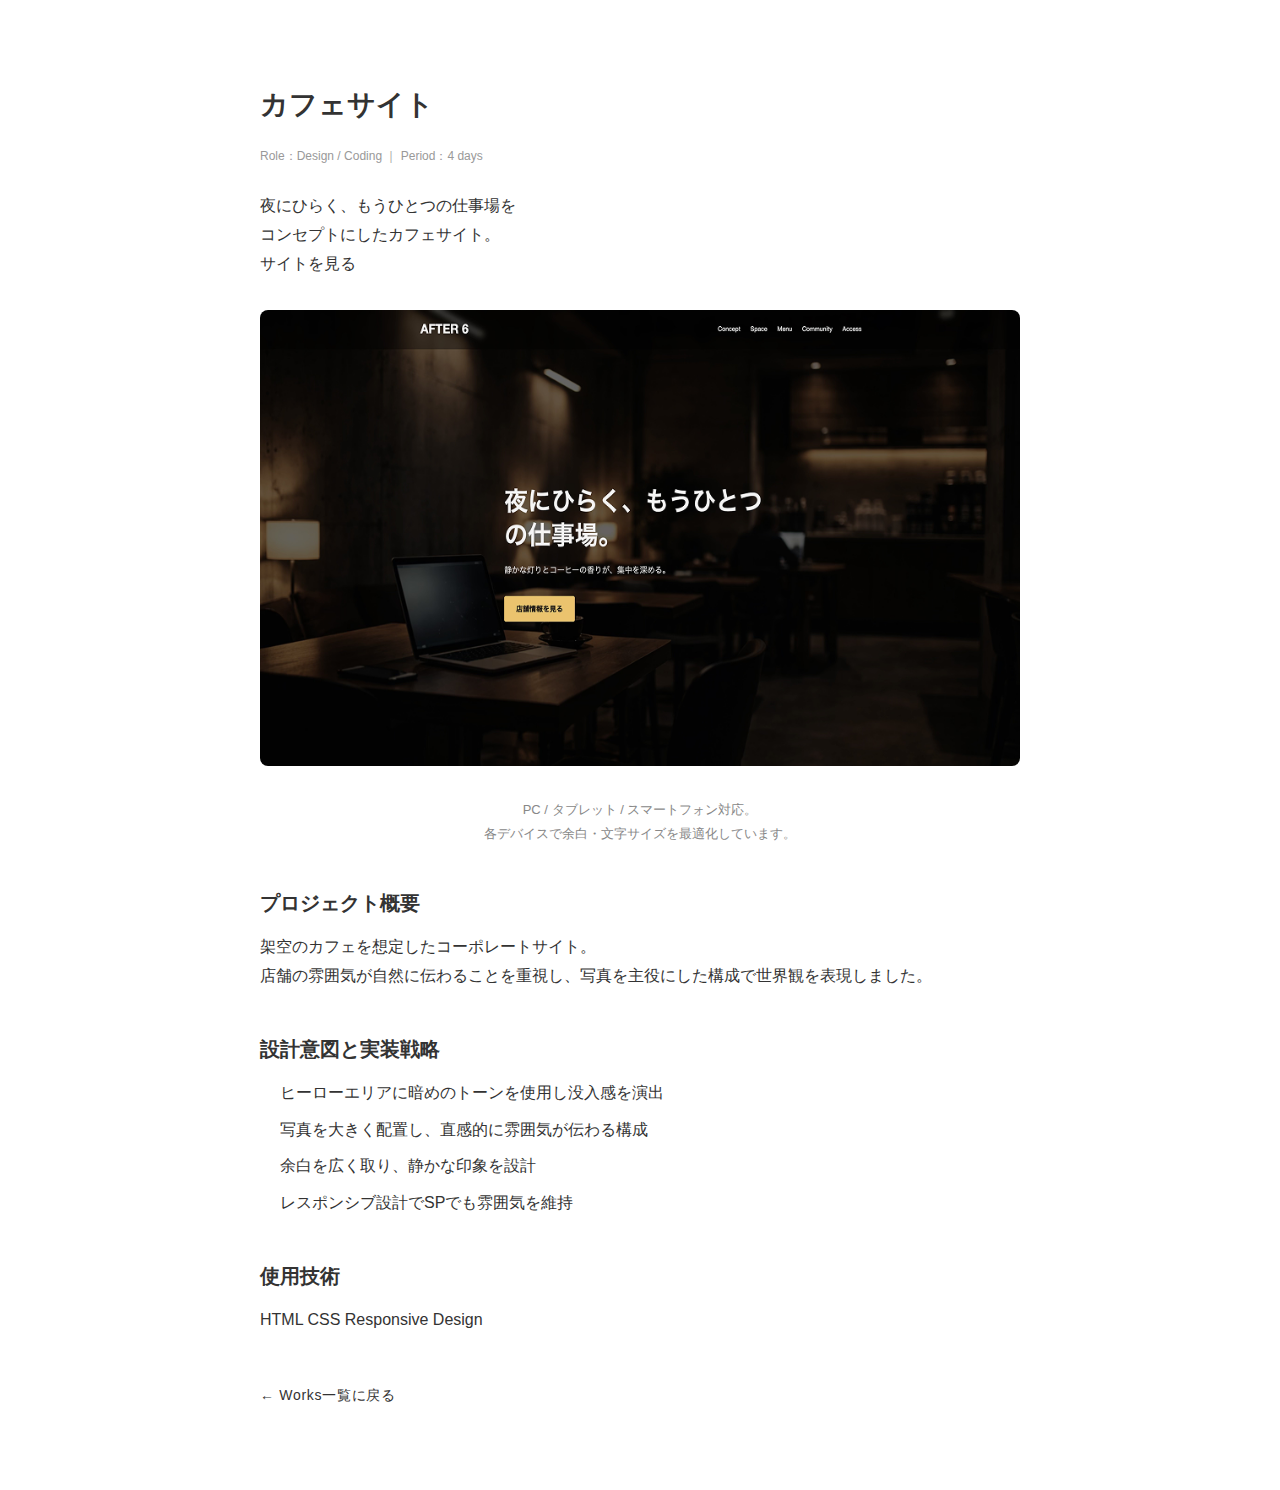
<file: work-cafe.html>
<!DOCTYPE html>
<html lang="ja">

<head>
  <meta charset="UTF-8">
  <meta name="viewport" content="width=device-width, initial-scale=1.0">
  <title>AFTER 6 | Cafe Site</title>  
  <link rel="stylesheet" href="style.css">
</head>

<body>

<section class="work-detail">

 <!-- ヘッダーエリア -->
  <div class="work-header">
    <h1>カフェサイト</h1>
    <p class="work-meta">Role：Design / Coding ｜ Period：4 days</p>

    <p class="work-catch">
      夜にひらく、もうひとつの仕事場を<br class="sp-only">コンセプトにしたカフェサイト。
    </p>

    <a href="works/cafe/index.html" target="_blank" rel="noopener" class="btn-view">
      サイトを見る
    </a>
  </div>

  <!-- ビジュアル -->
  <div class="work-visual">
    <a href="works/cafe/index.html" target="_blank" rel="noopener">
      <img src="image/cafe.jpg" alt="カフェサイト PC表示">
    </a>
    <p class="note">
      PC / タブレット / スマートフォン対応。<br>
      各デバイスで余白・文字サイズを最適化しています。
    </p>
  </div>

  <!-- プロジェクト概要 -->
  <div class="work-section">
    <h2>プロジェクト概要</h2>
    <p>
      架空のカフェを想定したコーポレートサイト。<br>
      店舗の雰囲気が自然に伝わることを重視し、写真を主役にした構成で世界観を表現しました。
    </p>
  </div>

  <!-- 設計意図 -->
  <div class="work-section">
    <h2>設計意図と実装戦略</h2>
    <ul>
      <li>ヒーローエリアに暗めのトーンを使用し没入感を演出</li>
      <li>写真を大きく配置し、直感的に雰囲気が伝わる構成</li>
      <li>余白を広く取り、静かな印象を設計</li>
      <li>レスポンシブ設計でSPでも雰囲気を維持</li>
    </ul>
  </div>

  <!-- 使用技術 -->
  <div class="work-section">
    <h2>使用技術</h2>
    <div class="tech-list">
      <span>HTML</span>
      <span>CSS</span>
      <span>Responsive Design</span>
    </div>
  </div>

  <a href="index.html" class="back-link">← Works一覧に戻る</a>

</section>

</body>
</html>
</file>
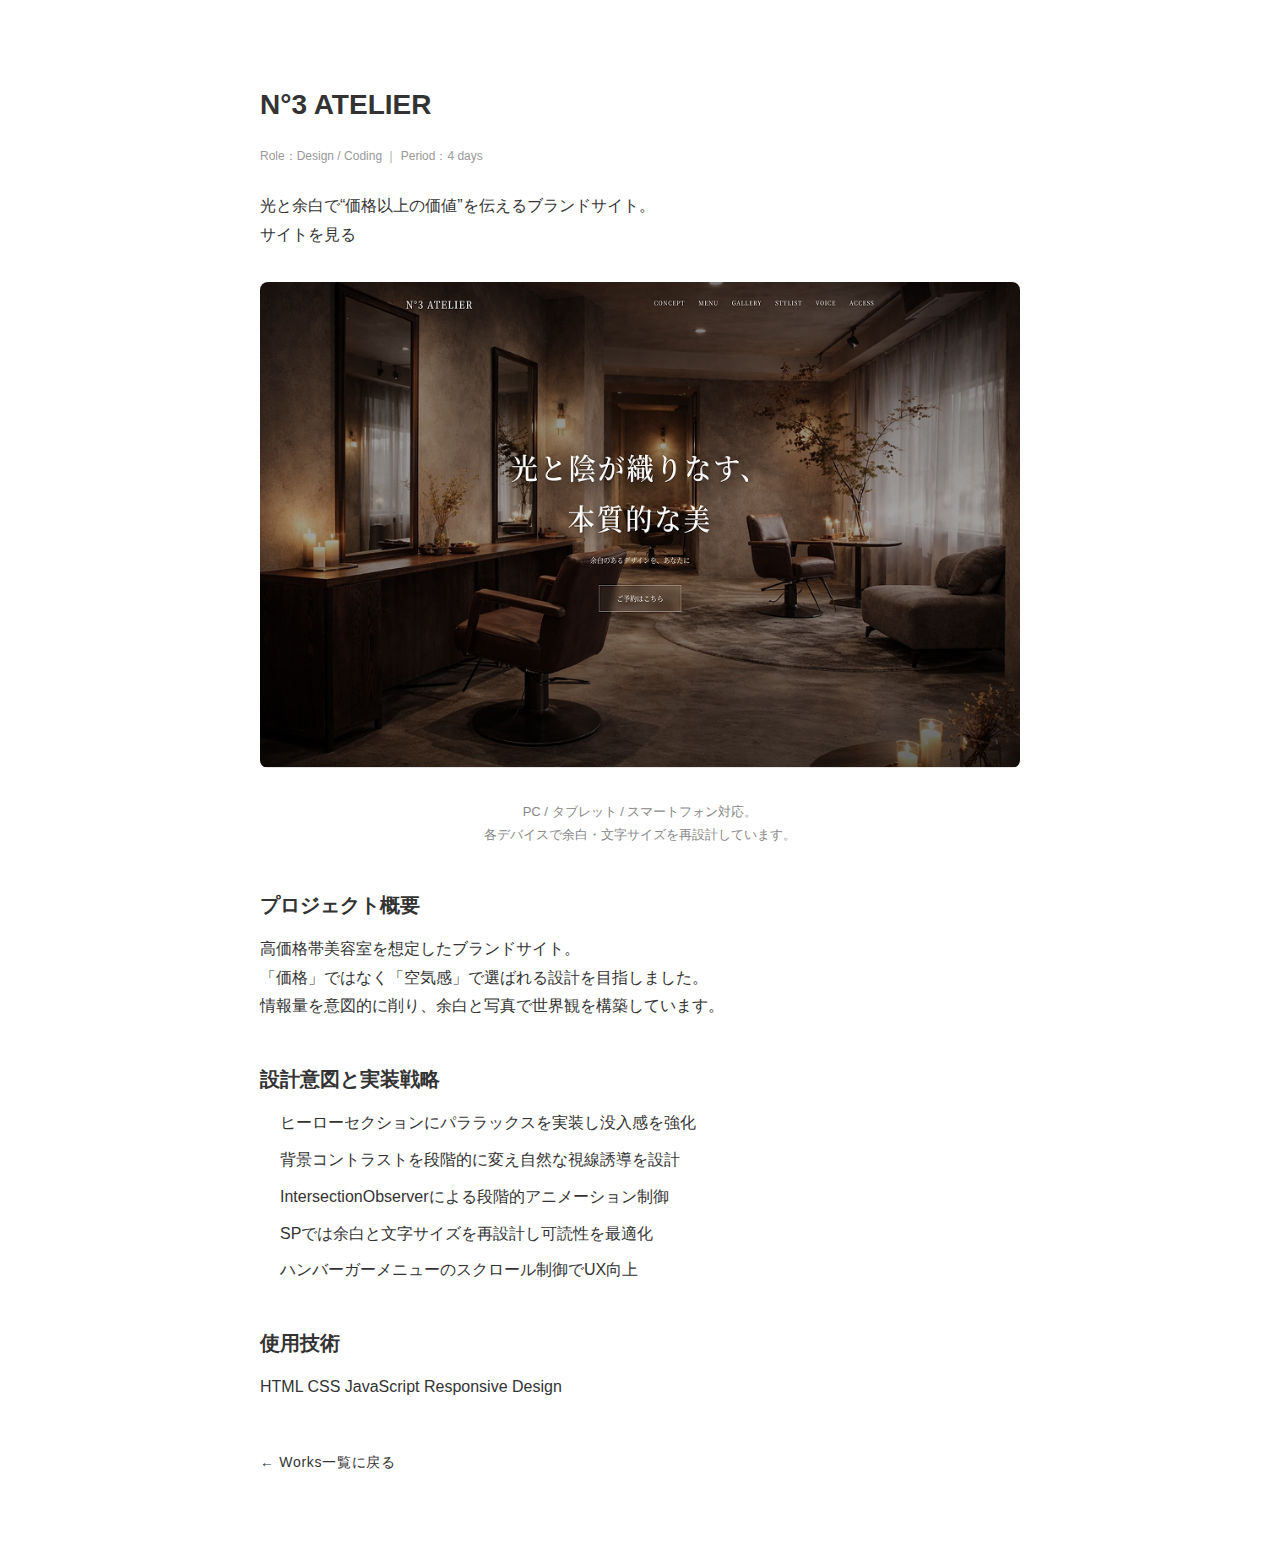
<file: work-hair.html>
<!DOCTYPE html>
<html lang="ja">

<head>
  <meta charset="UTF-8">
  <meta name="viewport" content="width=device-width, initial-scale=1.0">
  <title>N°3 ATELIER | Cafe Site</title>
  <link rel="stylesheet" href="style.css">
</head>

<body>


<section class="work-detail">

  <!-- ヘッダーエリア -->
  <div class="work-header">
    <h1>N°3 ATELIER</h1>
    <p class="work-meta">Role：Design / Coding ｜ Period：4 days</p>

    <p class="work-catch">
      光と余白で“価格以上の価値”を伝えるブランドサイト。
    </p>

    <a href="works/hair/index.html" target="_blank" class="btn-view">
      サイトを見る
    </a>
  </div>

  <!-- ビジュアル -->
 <div class="work-visual">
  <a href="works/hair/index.html" target="_blank" rel="noopener">
    <img src="image/hair.jpg" alt="N°3 ATELIER PC表示">
  </a>
  <p class="note">
    PC / タブレット / スマートフォン対応。<br>
    各デバイスで余白・文字サイズを再設計しています。
  </p>
</div>

  <!-- プロジェクト概要 -->
  <div class="work-section">
    <h2>プロジェクト概要</h2>
    <p>
      高価格帯美容室を想定したブランドサイト。<br>
      「価格」ではなく「空気感」で選ばれる設計を目指しました。<br>
      情報量を意図的に削り、余白と写真で世界観を構築しています。
    </p>
  </div>

  <!-- 設計意図 -->
  <div class="work-section">
    <h2>設計意図と実装戦略</h2>
    <ul>
      <li>ヒーローセクションにパララックスを実装し没入感を強化</li>
      <li>背景コントラストを段階的に変え自然な視線誘導を設計</li>
      <li>IntersectionObserverによる段階的アニメーション制御</li>
      <li>SPでは余白と文字サイズを再設計し可読性を最適化</li>
      <li>ハンバーガーメニューのスクロール制御でUX向上</li>
    </ul>
  </div>

  <!-- 使用技術 -->
  <div class="work-section">
    <h2>使用技術</h2>

    <div class="tech-list">
      <span>HTML</span>
      <span>CSS</span>
      <span>JavaScript</span>
      <span>Responsive Design</span>
    </div>
  </div>

  <a href="index.html" class="back-link">← Works一覧に戻る</a>

</section>


</body>
</html>
</file>
<file: style.css>
/* =========================================Reset + Base CSS========================================= */
/* ---- Reset ---- */
*,
*::before,
*::after {
  box-sizing: border-box;
  margin: 0;
  padding: 0;
}

/* ---- Base ---- */
body {
  font-family: 'Inter', 'Noto Serif JP', sans-serif;
  font-size: 16px;
  color: #333;
  line-height: 1.8;
  background-color: #fff;
  overflow-x: hidden;
}

/* ---- Base elements ---- */
img {
  max-width: 100%;
  height: auto;
  vertical-align: bottom;
}

a {
  color: inherit;
  text-decoration: none;
}

ul,
ol {
  list-style: none;
}

button {
  font-family: inherit;
  cursor: pointer;
  border: none;
  background: none;
}

/*リセットCSSここまで*/

/*ヘッダー*/
.header {
  padding: 24px 20px;
}

.header a {
  letter-spacing: 0.05em;
  text-decoration: none;
  font-weight: bold;
  color: #333;
}

.work-meta {
  font-size: 12px;
  color: #999;
  margin-bottom: 24px;
}

/*ヘッダーここまで*/

/*メイン*/
.section {
  max-width: 960px;
  margin: 120px auto;
  padding: 0 20px;
}

.fv {
  min-height: 80vh;
  display: flex;
  align-items: center;
  justify-content: center;
  text-align: center;
  padding: 80px 24px;
}

.fv-title {
  font-family: 'Noto Serif JP', serif;
  font-size: clamp(32px, 6vw, 56px);
  letter-spacing: 0.04em;
  line-height: 1.2;
}

.fv-title span {
  display: block;
  margin-top: 16px;
  font-size: 16px;
  color: #777;
  font-weight: 400;
}


/*Aboutについて*/
.about {
  max-width: 800px;
  margin: 120px auto;
  padding: 0 20px;
}

.about .inner {
  padding: 48px 32px;
  background-color: #fafafa;
  border-radius: 12px;
}

.about h2 {
  margin-bottom: 24px;
  font-size: 24px;
}

.about p {
  line-height: 1.8;
  color: #555;
  margin-bottom: 16px;
}

.about p:last-child{
  margin-bottom: 0;
}

/*Aboutここまで*/

/*conceptここから*/
.section-title {
  font-size: 32px;
  margin-bottom: 32px;
  font-weight: bold;
}

.concept {
  background-color: #f5f5f5;
  border-radius: 8px;
}


.concept p {
  line-height: 1.8;
  color: #555;
}

.section .section-desc {
  max-width: 640px;
  margin: 0 auto 48px;
  text-align: center;
  line-height: 1.7;
}
/*conceptここまで*/

.note {
  font-size: 13px;
  color: #888;
  text-align: center;
}

/* works ここから*/
.works-list {
  display: grid;
  grid-template-columns: repeat(3, 1fr);
  gap: 24px;
}

.work-card {
  display: flex;
  flex-direction: column;
  width: 100%;
  background-color: #fff;
  border-radius: 12px;
  padding: 24px;
  text-decoration: none;
  color: #333;
  box-shadow: 0 4px 12px rgba(0, 0, 0, 0.06);
  transition: transform .25s ease, box-shadow .25s ease;
  cursor: pointer;
}

.work-card img {
  width: 100%;
  height: auto;
  border-radius: 8px;
  margin: 16px 0 20px;
  transition: transform .3s ease;
}


.work-card:hover {
  transform: translateY(-2px);
  box-shadow: 0 10px 20px rgba(0, 0, 0, 0.08);
}

.work-card h3 {
  font-size: 18px;
  margin-bottom: 8px;
}

.work-desc {
  font-size: 14px;
  line-height: 1.7;
  color: #666;
  margin-bottom: 16px;
}

.work-tech {
  font-size: 12px;
  letter-spacing: 0.05em;
  color: #aaa;
  margin-top: auto;
}
/* works ここまで*/

/* footer ここから*/
.footer {
  padding: 40px 20px;
  text-align: center;
  color: #999;
  font-size: 13px;
}
/* footer ここまで*/



/* ===== Work Detail ===== */
.work-detail {
  max-width: 800px;
  margin: 80px auto;
  padding: 0 20px;
}

.work-detail img {
  width: 100%;
  margin: 32px 0;
  border-radius: 8px;
}

.work-detail h1 {
  font-size: 28px;
  margin-bottom: 16px;
}

.work-lead {
  color: #555;
  line-height: 1.8;
  margin-bottom: 40px;
}

.work-detail h2 {
  font-size: 20px;
  margin: 40px 0 12px;
}

.work-detail ul {
  padding-left: 20px;
  margin-bottom: 24px;
}

.work-detail li {
  margin-bottom: 8px;
}

.back-link {
  display: inline-block;
  margin-top: 48px;
  font-size: 14px;
  letter-spacing: 0.05em;
}

.back-link:hover {
  text-decoration: underline;
}


@media (max-width: 768px) {
  .works-list {
    display: grid;
    grid-template-columns: 1fr;
    gap: 24px;
  }

  .work-card {
    width: 100%;
  }

  .fv {
    min-height: auto;
    padding: 80px 24px;
  }

  .fv-title {
    line-height: 1.3;
  }

  .fv-title span {
    font-size: 14px;
  }

  .fv p {
    font-size: 14px
  }

  .section {
    padding: 48px 20px;
  }

   .work-card {
    width: 100%;
  }
}
</file>
<file: works/apparel/style.css>
/* =====================
   Reset
===================== */

*,
*::before,
*::after {
  box-sizing: border-box;
}

body {
  margin: 0;
  font-family: "Inter", sans-serif;
  color: #222;
  background: #fff;
  line-height: 1.7;
}

h1, h2, h3 {
  font-family: "Cormorant Garamond", serif;
}

img {
  width: 100%;
  height: auto;
  display: block;
}

a {
  text-decoration: none;
  color: inherit;
}

ul {
  list-style: none;
  padding: 0;
  margin: 0;
}


/* =====================
   Layout Base
===================== */

.container {
  max-width: 1200px;
  margin: 0 auto;
  padding: 0 24px;
}

.section {
  padding: 120px 0;
  scroll-margin-top: 120px;
}

.section-title {
  font-size: 32px;
  font-weight: 500;
  margin-bottom: 80px;
  text-align: center;
  letter-spacing: 0.05em;
}


/* =====================
   Header
===================== */

.header {
  position: fixed;
  top: 0;
  left: 0;
  width: 100%;
  z-index: 1000;
  background: transparent;
  transition: background 0.4s ease, padding 0.4s ease, border 0.4s ease;
  backdrop-filter: blur(6px);
  -webkit-backdrop-filter: blur(6px);
}

.header-inner {
  display: flex;
  justify-content: space-between;
  align-items: center;
  padding: 28px 24px;
}

.header.scrolled {
  background: #fff;
  border-bottom: 1px solid #eee;
}

.header.scrolled .header-inner {
  padding: 18px 24px;
}

.logo {
  font-size: 16px;
  font-weight: 500;
  letter-spacing: 0.3em;
}

.nav ul {
  display: flex;
  gap: 40px;
}

.nav a {
  position: relative;
  font-size: 14px;
  letter-spacing: 0.1em;
  color: #777;
  transition: color 0.3s ease;
}

.nav a:hover {
  color: #000;
}

.nav a::after {
  content: "";
  position: absolute;
  left: 0;
  bottom: -4px;
  width: 0;
  height: 1px;
  background: #333;
  opacity: 0.7;
  transition: width 0.4s cubic-bezier(.4,0,.2,1);
}

.nav a:hover::after {
  width: 100%;
}

.hamburger {
  display: none;
}


/* =====================
   Hero
===================== */

.hero {
  padding-top: 160px;
  border-top: 1px solid rgba(0,0,0,0.05);
}

.hero-inner {
  display: grid;
  grid-template-columns: 1fr 1fr;
  align-items: center;
  gap: 100px;
}

.hero-text h2 {
  font-size: 56px;
  font-weight: 500;
  letter-spacing: -0.02em;
}

.hero-text p {
  font-size: 18px;
  color: #666;
  line-height: 1.9;
}

.btn {
  display: inline-block;
  padding: 16px 42px;
  background: #111;
  color: #fff;
  font-size: 13px;
  letter-spacing: 0.15em;
  border: 1px solid #111;
  transition: all 0.3s ease;
}

.btn:hover {
  background: transparent;
  color: #111;
}

.hero-text .btn {
  margin-top: 32px;
}

.hero-image img {
  border-radius: 4px;
}

/* =====================
   Concept
===================== */

.concept-inner {
  display: grid;
  grid-template-columns: 1fr 1fr;
  gap: 100px;
  align-items: center;
}

.concept-image img {
  box-shadow: 0 12px 30px rgba(0,0,0,0.04);
}

.concept-text h3 {
  font-size: 36px;
  margin-bottom: 24px;
  font-weight: 500;
}

.concept-text p {
  font-size: 16px;
  color: #666;
  line-height: 2;
}





/* =====================
   Collection
===================== */

.collection {
  padding-top: 200px;
  padding-bottom: 120px;
}

.collection .section-title {
  font-size: 36px;
  letter-spacing: 0.1em;
  margin-bottom: 160px;
}

.category {
  margin-bottom: 240px;
}

.category:last-child {
  margin-bottom: 0;
}

.category-title {
  text-align: center;
  font-size: 18px;
  letter-spacing: 0.45em;
  color: #888;
  margin-bottom: 100px;
  position: relative;
}

.category-title::after {
  content: "";
  display: block;
  width: 40px;
  height: 1px;
  background: #222;
  margin: 26px auto 0;
}


/* =====================
   Product Grid
===================== */

.product-grid {
  display: flex;
  gap: 70px;
  overflow-x: auto;
  overflow-y: hidden;
  scroll-snap-type: x mandatory;
  scroll-padding-left: 24px;
  max-width: 1200px;
  margin: 0 auto;
  padding: 0 24px 16px;
  scrollbar-width: thin;
  scrollbar-color: #ddd transparent;
}

.product-grid::-webkit-scrollbar {
  height: 4px;
}

.product-grid::-webkit-scrollbar-thumb {
  background: #ddd;
  border-radius: 10px;
}


/* =====================
   Product Card
===================== */

.product-card {
  flex: 0 0 360px;
  scroll-snap-align: start;
  transition: transform 0.5s cubic-bezier(.22,1,.36,1);
  text-align: center;
}

.product-card img {
  aspect-ratio: 3 / 4;
  object-fit: cover;
  box-shadow: 0 12px 30px rgba(0,0,0,0.04);
  transition: transform 0.6s ease, filter 0.4s ease;
}

.product-card:hover {
  transform: translateY(-8px);
}

.product-card:hover img {
  transform: scale(1.02);
  filter: brightness(0.97);
}

.product-title {
  font-size: 15px;
  margin: 22px 0 8px;
  font-weight: 500;
  letter-spacing: 0.08em;
}

.product-price {
  font-size: 14px;
  color: #777;
  letter-spacing: 0.05em;
}


/* =====================
   Lookbook
===================== */

.lookbook {
  padding: 240px 0;
}

.lookbook .section-title {
  margin-bottom: 180px;
  letter-spacing: 0.15em;
}

.look-full,
.look-grid,
.look-end {
  opacity: 0;
  transform: translateY(80px);
  transition: all 1.2s cubic-bezier(0.22, 1, 0.36, 1);
}

.look-full.active,
.look-grid.active,
.look-end.active {
  opacity: 1;
  transform: translateY(0);
}

.look-full {
  margin-bottom: 160px;
}

.look-grid {
  display: grid;
  grid-template-columns: repeat(2, 1fr);
  gap: 140px;
  margin-bottom: 200px;
}

.look-end {
  max-width: 720px;
  margin: 0 auto;
}

/* ★ 修正済みここ */

.look-full img,
.look-grid img,
.look-end img {
  width: 100%;
  height: auto;
  object-fit: cover;
  box-shadow: 0 12px 30px rgba(0,0,0,0.04);
}


/* =====================
   Philosophy
===================== */

.philosophy {
  padding: 300px 0;
  text-align: center;
  opacity: 0;
  transform: translateY(60px);
  transition: opacity 1.2s ease, transform 1.2s ease;
}

.philosophy.active {
  opacity: 1;
  transform: translateY(0);
}

.philosophy-inner {
  max-width: 900px;
  margin: 0 auto;
  padding: 0 20px;
}

.philosophy-sub {
  font-size: 12px;
  letter-spacing: 0.4em;
  color: #999;
  margin-bottom: 70px;
}

.philosophy-main {
  font-size: 56px;
  line-height: 1.35;
  margin-bottom: 90px;
}

.philosophy-description {
  font-size: 18px;
  line-height: 2.2;
  color: #666;
}


/* =====================
   Footer
===================== */

.footer {
  padding: 120px 0 60px;
  border-top: 1px solid #eee;
}

.footer-inner {
  text-align: center;
}

.footer-logo {
  font-size: 18px;
  letter-spacing: 0.3em;
  margin-bottom: 40px;
}

.footer-nav {
  display: flex;
  justify-content: center;
  gap: 40px;
  margin-bottom: 50px;
}

.footer-nav a {
  font-size: 14px;
  letter-spacing: 0.1em;
  color: #777;
  position: relative;
  transition: color 0.3s ease;
}

.footer-nav a:hover {
  color: #000;
}

.footer-copy {
  font-size: 12px;
  color: #aaa;
}


/* =====================
   SP
===================== */

@media (max-width: 768px) {

  .section {
    padding: 80px 0;
  }

  .nav {
    display: none;
  }

  .hamburger {
    display: flex;
    flex-direction: column;
    gap: 5px;
    background: none;
    border: none;
    cursor: pointer;
    z-index: 1100;
  }

  .hamburger span {
    width: 22px;
    height: 1.5px;
    background: #000;
    transition: 0.3s ease;
  }

  .nav.active {
    display: flex;
    position: fixed;
    top: 0;
    right: 0;
    width: 100%;
    height: 100vh;
    background: rgba(255,255,255,0.95);
    backdrop-filter: blur(8px);
    align-items: center;
    justify-content: center;
  }

  .nav.active ul {
    flex-direction: column;
    gap: 48px;
  }


  .hero-inner {
    grid-template-columns: 1fr;
    gap: 60px;
    text-align: center;
  }

  .hero-text h2 {
    font-size: 38px;
  }

    .concept-inner {
    grid-template-columns: 1fr;
    gap: 60px;
    text-align: center;
  }

  .concept-text h3 {
    font-size: 28px;
  }


  .product-grid {
    gap: 32px;
    padding-left: 20px;
    padding-right: 20px;
  }

  .product-card {
    flex: 0 0 78%;
  }

  .look-grid {
    grid-template-columns: 1fr;
    gap: 60px;
  }

  .philosophy-main {
    font-size: 34px;
  }

  .footer-nav {
    flex-direction: column;
    gap: 20px;
  }

}
</file>
<file: works/cafe/style.css>
/* ===============================
   Reset
=============================== */
*,
*::before,
*::after {
  box-sizing: border-box;
  margin: 0;
  padding: 0;
}

img {
  width: 100%;
  height: auto;
  display: block;
}

ul { list-style: none; }
a { text-decoration: none; color: inherit; }


html {
  scroll-behavior: smooth;
}

/* ===============================
   Base
=============================== */
body {
  font-family: "Helvetica Neue", Arial, sans-serif;
  background-color: #0f0f0f;
  color: #f5f5f5;
  line-height: 1.7;
}

.container {
  max-width: 1100px;
  margin: 0 auto;
  padding: 0 24px;
}

section {
  padding: 120px 0; /* 統一 */
}

h1 {
  font-size: 28px;
  font-weight: bold;
}

h2 {
  font-size: 34px; /* 統一 */
  font-weight: 600;
  margin-bottom: 40px;
}

h3 {
  font-size: 20px;
  margin-bottom: 16px;
}

p { margin-bottom: 16px; }

/* ===============================
   Section Header 共通
=============================== */
.section-header {
  text-align: center;
  margin-bottom: 60px;
}

.section-header h2 {
  position: relative;
  display: inline-block;
}

.section-header h2::after {
  content: "";
  position: absolute;
  left: 50%;
  transform: translateX(-50%);
  bottom: -12px;
  width: 60px;
  height: 2px;
  background: #f4c15d;
}

/* ===============================
   Header
=============================== */
.header {
  position: fixed;
  width: 100%;
  padding: 20px 0;
  background: rgba(0, 0, 0, 0.4);
  backdrop-filter: blur(6px);
  z-index: 100;
  transition: 0.3s;
}

.header .container {
  display: flex;
  justify-content: space-between;
  align-items: center;
}

.header ul {
  display: flex;
  gap: 24px;
}

.header a {
  color: #fff;
  font-size: 14px;
  position: relative;
  transition: 0.3s;
}

.header a::after {
  content: "";
  position: absolute;
  left: 0;
  bottom: -4px;
  width: 0;
  height: 1px;
  background: #f4c15d;
  transition: 0.3s;
}

.header a:hover::after { width: 100%; }

.header.scrolled {
  background: rgba(0, 0, 0, 0.85);
}

/* ===============================
   Hero
=============================== */
.hero {
  height: 100vh;
  background: url("img/hero.jpg") center/cover no-repeat;
  position: relative;
  display: flex;
  align-items: center;
  padding-top: 80px;
}

.hero::before {
  content: "";
  position: absolute;
  inset: 0;
  background: rgba(0, 0, 0, 0.6); 
}

.hero-inner {
  position: relative;
  z-index: 1;
  max-width: 700px;
  margin: 0 auto;
  padding: 0 24px;
}

.hero h2 {
  font-size: 56px;
  line-height: 1.3;
  margin-bottom: 24px; /* 追加 */
}

.hero p {
  font-size: 18px;
  opacity: 0.9;
}

/* ===============================
   Button
=============================== */
.btn {
  display: inline-block;
  background: #f4c15d;
  color: #000;
  padding: 14px 28px;
  border-radius: 4px;
  font-weight: bold;
  transition: 0.3s;
}

.btn:hover { opacity: 0.85; }

/* ===============================
   Concept
=============================== */
.concept {
  background: linear-gradient(to bottom, #0f0f0f 0%, #111 100%);
padding: 140px 0 100px;
}

.concept-inner {
  max-width: 800px;
  margin: 0 auto;
  text-align: center;
}

.concept h2 {
  position: relative;
  display: inline-block;
}

.concept h2::after {
  content: "";
  position: absolute;
   left: 50%;
  transform: translateX(-50%);
  bottom: -12px;
  width: 60px;
  height: 2px;
  background: #f4c15d;
}

.concept p {
  font-size: 19px;
  letter-spacing: 0.05em;
  line-height: 1.9;
  opacity: 0.9;
}

.concept p::first-line { font-weight: 500; }

/* ===============================
   Space
=================================*/
.space {
  background: #111;
  padding: 100px 0 140px;
}

.section-center {
  text-align: center;
  margin-bottom: 80px;
}

.section-center h2 {
  letter-spacing: 2px;
}



.space-grid {
  display: grid;
  grid-template-columns: 1fr 1fr;
  gap: 80px;
}

.space-item img {
  height: 420px;
  object-fit: cover;
  border-radius: 16px;
  transition: transform 0.6s ease;
  box-shadow: 0 20px 50px rgba(0,0,0,0.5);
}

.space-item img:hover {
  transform: scale(1.03);
}

.space-text {
  margin-top: 28px;
}

.space-text p {
  font-size: 14px;
  line-height: 1.8;
  color: #bbb;
}

/* ===============================
   Menu
=============================== */
.menu {
  background: linear-gradient(to bottom, #0f0f0f 0%, #0c0c0c 100%);
}

.menu-inner {
  display: flex;
  gap: 120px;
  align-items: flex-start;
}

.menu-left { flex: 1.3; }

.menu h2 {
  position: relative;
  display: inline-block;
}

.menu h2::after {
  content: "";
  position: absolute;
  left: 0;
  bottom: -14px;
  width: 60px;
  height: 2px;
  background: #f4c15d;
}

.menu-columns {
  display: flex;
  gap: 90px;
}

.menu-list h3 {
  margin-bottom: 30px;
  font-weight: 600;
  opacity: 0.75;
  letter-spacing: 0.15em;
  text-transform: uppercase;
  font-size: 14px;
}

.menu-list li {
  position: relative;
  display: grid;
  grid-template-columns: 1fr auto;
  align-items: center;
  padding: 16px 0;
  font-size: 15px;
  letter-spacing: 0.05em;
}

.menu-list li::after {
  content: "";
  position: absolute;
  left: 0;
  right: 0;
  bottom: 18px;
  border-bottom: 1px dotted rgba(255,255,255,0.08); /* 弱め */
  z-index: -1;
}

.menu-list li span:first-child,
.menu-list li span:last-child {
  background: #0c0c0c;
  padding: 0 10px;
}

.menu-right {
  flex: 1;
  display: flex;
  flex-direction: column;
  gap: 35px;
}

.menu-gallery-large img {
  height: 280px;
  object-fit: cover;
  border-radius: 8px;
  box-shadow: 0 25px 70px rgba(0,0,0,0.6);
  transition: 0.4s ease;
}

.menu-gallery-large img:hover {
  transform: translateY(-6px) scale(1.03);
}

.menu-gallery-grid {
  display: grid;
  grid-template-columns: 1fr 1fr;
  gap: 20px;
}

.menu-gallery-grid img {
  height: 170px;
  object-fit: cover;
  border-radius: 8px;
  box-shadow: 0 20px 60px rgba(0,0,0,0.6);
  transition: 0.4s ease;
}

.menu-gallery-grid img:hover {
  transform: translateY(-6px) scale(1.05);
}

/* ===============================
   Community
=================================*/
.community {
  position: relative;
  background: #111;
  overflow: hidden;
}

.community::before {
  content: "";
  position: absolute;
  inset: 0;
  background: radial-gradient(circle at 20% 30%, rgba(212,175,55,0.03), transparent 60%);
}

.community-inner {
  display: grid;
  grid-template-columns: 1fr 1.2fr;
  gap: 100px;
  align-items: center;
}

.community-gallery {
  display: grid;
  grid-template-columns: repeat(2, 1fr);
  gap: 24px;
}

.community-gallery img {
  height: 260px;
  object-fit: cover;
  border-radius: 16px;
  box-shadow: 0 15px 35px rgba(0,0,0,0.4);
  transition: 0.6s ease;
}

.community-gallery img:hover {
  transform: scale(1.06);
}

.community-bottom {
  margin-top: 180px;
  text-align: center;
}

.community-copy {
  font-size: 34px;
  letter-spacing: 3px;
}

.community-sub {
  font-size: 15px;
  letter-spacing: 1.2px;
  color: #bbb;
}

/* ===============================
   Access
=================================*/
.access {
  position: relative;
}

.access::after {
  content: "";
  position: absolute;
  left: 0;
  right: 0;
  bottom: 0;
  height: 80px;
  background: linear-gradient(to bottom, transparent, #0b0b0b);
}

.access-inner {
  display: grid;
  grid-template-columns: 1fr 1.4fr;
  gap: 110px;
  align-items: center;
}

.access-map iframe {
  height: 380px;
  border-radius: 18px;
  filter: grayscale(100%) brightness(75%);
  transition: 0.6s ease;
}

.access-map iframe:hover {
  filter: grayscale(0%) brightness(100%);
  transform: scale(1.02);
}

.access-bottom {
  margin-top: 170px;
  text-align: center;
}

/* ===============================
   Footer
=================================*/
.footer {
  padding: 130px 0 60px;
  background: linear-gradient(to top, #0b0b0b, #0f0f0f);
  border-top: 1px solid rgba(255,255,255,0.05);
}

.footer-inner {
  display: grid;
  grid-template-columns: 1fr 1fr 1fr;
  align-items: center;
}

.footer-nav {
  display: flex;
  justify-content: center;
  gap: 32px;
}

.footer-sns {
  text-align: right;
}

.footer-bottom {
  margin-top: 90px;
  text-align: center;
  font-size: 13px;
  color: #777;
}



.fade-up {
  opacity: 0;
  transform: translateY(30px);
  transition: 0.8s ease;
}

.fade-up.active {
  opacity: 1;
  transform: translateY(0);
}


.hamburger {
  display: none;
}


/* ===============================
   SP Responsive 完全版（確定版）
=============================== */
@media screen and (max-width: 768px) {

  /* ===============================
     Base
  =============================== */
  section {
    padding: 80px 0;
  }

  .container {
    padding: 0 20px;
  }

  h2 {
    font-size: 26px;
    margin-bottom: 30px;
  }

  h3 {
    font-size: 18px;
  }

  /* ===============================
     Header
  =============================== */


  /* header container */
  .header .container {
    width: 100%;
    padding: 0 20px;
    position: relative;
  }

  /* ハンバーガー表示 */
  .hamburger {
    display: flex;
    flex-direction: column;
    gap: 6px;
    cursor: pointer;
    z-index: 101;
    position: absolute;
    right: 20px;
    top: 50%;
    transform: translateY(-50%);
  }

  .hamburger span {
    width: 28px;
    height: 2px;
    background: #fff;
    transition: 0.4s;
  }

  /* ハンバーガーアニメ */
  .hamburger.active span:nth-child(1) {
    transform: rotate(45deg) translate(5px, 5px);
  }

  .hamburger.active span:nth-child(2) {
    opacity: 0;
  }

  .hamburger.active span:nth-child(3) {
    transform: rotate(-45deg) translate(6px, -6px);
  }

.nav {
  position: fixed;
  top: 0;
  right: -100%;
  width: 100%;
  height: 100vh;
  background: #0f0f0f;
  display: flex;
  justify-content: center;
  align-items: center;
  transition: right 0.4s ease, opacity 0.4s ease;
  opacity: 0;
  z-index: 100;
}

.nav.active {
  right: 0;
  opacity: 1;
}

  .nav ul {
    display: flex;
    flex-direction: column;
    gap: 40px;
    text-align: center;
  }

  /* ===============================
     Hero
  =============================== */

  .hero {
    height: 90vh;
    padding-top: 100px;
    text-align: center;
  }

  .hero h2 {
    font-size: 30px;
    line-height: 1.4;
  }

  .hero p {
    font-size: 15px;
  }

  .hero .btn {
    margin-top: 60px;
  }

  /* ===============================
     Concept
  =============================== */

  .concept {
    padding: 100px 0 80px;
  }

  .concept-inner {
    text-align: center;
  }

  .concept p {
    font-size: 15px;
    line-height: 1.8;
    text-align: left;
    margin-top: 30px;
  }

  /* ===============================
     Space
  =============================== */

  .space {
    padding: 80px 0 100px;
  }

  .space-grid {
    grid-template-columns: 1fr;
    gap: 50px;
  }

  .space-item img {
    height: 260px;
  }

  /* ===============================
     Menu
  =============================== */

  .menu {
    text-align: center;
    padding: 80px 0;
  }

  .menu-inner {
    flex-direction: column;
    gap: 60px;
  }

  .menu-columns {
    flex-direction: column;
    align-items: center;
    gap: 50px;
  }

  .menu-left {
    width: 100%;
  }

  .menu h2 {
    display: inline-block;
    font-size: 26px;
    margin-bottom: 30px;
  }

  .menu h2::after {
    left: 50%;
    transform: translateX(-50%);
    bottom: -12px;
  }

  .menu-list {
    width: 100%;
    max-width: 320px;
    margin: 0 auto;
    text-align: left;
  }

  .menu-list li {
    font-size: 14px;
    padding: 14px 0;
  }

  .menu-list li::after {
    bottom: 16px;
  }

  .menu-right {
    width: 100%;
    gap: 25px;
  }

  .menu-gallery-large img {
    height: 220px;
  }

  .menu-gallery-grid img {
    height: 140px;
  }

  /* ===============================
     Community
  =============================== */

  .community-inner {
    grid-template-columns: 1fr;
    gap: 60px;
  }

  .community-gallery img {
    height: 180px;
  }

  .community-copy {
    font-size: 22px;
  }

  /* ===============================
     Access
  =============================== */

  .access {
    padding: 80px 0;
    text-align: center;
  }

  .access-inner {
    display: flex;
    flex-direction: column;
    gap: 50px;
    align-items: center;
  }

  .access-info {
    width: 100%;
    max-width: 320px;
    margin: 0 auto;
  }

  .access-map iframe {
    width: 100%;
    height: 250px;
  }

  .access-bottom {
    margin-top: 60px;
    font-size: 14px;
  }

  /* ===============================
   Footer SP - Pro Version
=============================== */


  .footer {
    padding: 80px 0 40px;
  }

  .footer-inner {
    grid-template-columns: 1fr;
    text-align: center;
    gap: 50px;
  }

  /* ブランド */
  .footer-brand h3 {
    font-size: 22px;
    font-weight: 600;
    letter-spacing: 4px;
  }

  .footer-brand p {
    font-size: 13px;
    color: #999;
  }

  /* ナビ縦並び */
  .footer-nav {
    flex-direction: column;
    gap: 18px;
  }

 .footer-nav a {
  position: relative;
  transition: 0.3s;
}

.footer-nav a::after {
  content: "";
  position: absolute;
  left: 50%;
  bottom: -6px;
  width: 0;
  height: 1px;
  background: #f4c15d;
  transform: translateX(-50%);
  transition: 0.3s;
}

.footer-nav a:hover::after {
  width: 40%;
}

  /* Instagram */
  .footer-sns {
    text-align: center;
    margin-top: 10px;
  }

  .footer-sns a {
    font-size: 14px;
    display: inline-flex;
    align-items: center;
    gap: 8px;
  }

  /* コピーライト */
  .footer-bottom {
    margin-top: 60px;
    font-size: 12px;
    color: #666;
    letter-spacing: 1px;
  }

 
 .footer-brand::after {
  content: "";
  display: block;
  width: 40px;
  height: 1px;
  background: #f4c15d;
  margin: 20px auto;
}
}

/* ===============================
   Hero PC 微調整
=============================== */
@media screen and (min-width: 769px) {
  .hero p {
    margin-bottom: 40px;
  }
}

/* ===============================
   Access PC 横並び最終版
=============================== */
@media screen and (min-width: 1024px) {

  .access-inner {
    display: grid;
    grid-template-columns: 1fr 1.8fr; /* ← マップを贅沢に */
    gap: 80px;
    align-items: start;
  }

  .access-map iframe {
    width: 100%;
    height: 420px; /* 横長感出す */
  }

    .access-info {
    padding-top: 20px;
  }
}




html, body {
  overflow-x: hidden;
}

body.menu-open {
  overflow: hidden;
}
</file>
<file: works/hair/style.css>
/* =========================================
   Reset + Base
========================================= */

*,
*::before,
*::after {
  box-sizing: border-box;
}

html {
  scroll-behavior: smooth;
}

body {
  margin: 0;
  font-family: 'Noto Serif JP', serif;
  line-height: 1.7;
  color: #fff;
  background-color: #111;
  -webkit-font-smoothing: antialiased;
}

img {
  max-width: 100%;
  display: block;
}

a {
  text-decoration: none;
  color: inherit;
}

ul {
  list-style: none;
  padding: 0;
  margin: 0;
}

body.menu-open {
  overflow: hidden;
}

/* =========================================
   共通
========================================= */

.section {
  padding: 120px 0;
}

.container {
  max-width: 1200px;
  margin: 0 auto;
  padding: 0 40px;
}

.section-title {
  font-size: 24px;
  letter-spacing: 0.3em;
  margin-bottom: 40px;
  position: relative;
  display: inline-block;
}

.section-title::before,
.section-title::after {
  content: "";
  position: absolute;
  top: 50%;
  width: 60px;
  height: 1px;
  background: rgba(255,255,255,0.2);
}

.section-title::before {
  right: 100%;
  margin-right: 20px;
}

.section-title::after {
  left: 100%;
  margin-left: 20px;
}

/* セクションにリズム */
.section:nth-of-type(even){
  background:#0f0f0f;
}

/* =========================================
   Header
========================================= */

.header {
  position: absolute;
  width: 100%;
  padding: 40px 0;
  z-index: 100;
  transition: 0.4s ease;
}

.header.is-scrolled {
  background: rgba(10,10,10,0.9);
  backdrop-filter: blur(6px);
  padding: 20px 0;
}

.header-inner {
  max-width: 1200px;
  margin: 0 auto;
  padding: 0 40px;
  display: flex;
  justify-content: space-between;
  align-items: center;
}

.header-logo a {
  font-size: 22px;
  letter-spacing: 0.08em;
}

.header-list {
  display: flex;
  gap: 32px;
}

.header-list a {
  font-size: 13px;
  letter-spacing: 0.12em;
  transition: 0.3s ease;
}

.header-list a:hover {
  opacity: 0.7;
}

/* ===== 現在地ハイライト ===== */
.header-list a.active {
  opacity: 1;
  position: relative;
}

.header-list a.active::after {
  content: "";
  position: absolute;
  left: 0;
  bottom: -6px;
  width: 100%;
  height: 1px;
  background: #fff;
}

/* =========================================
   Hamburger
========================================= */

.hamburger {
  display: none;
  width: 28px;
  height: 20px;
  position: relative;
  background: none;
  border: none;
  cursor: pointer;
  z-index: 200;
}

.hamburger span {
  position: absolute;
  width: 100%;
  height: 2px;
  background: #fff;
  transition: 0.4s ease;
}

.hamburger span:nth-child(1){ top:0;}
.hamburger span:nth-child(2){ top:9px;}
.hamburger span:nth-child(3){ bottom:0;}

.hamburger.active span:nth-child(1){
  transform: rotate(45deg);
  top:9px;
}

.hamburger.active span:nth-child(2){
  opacity:0;
}

.hamburger.active span:nth-child(3){
  transform: rotate(-45deg);
  bottom:9px;
}

/* =========================================
   Hero
========================================= */

.hero {
  position: relative;
  min-height: 100vh;
  background: url("img/hero.jpg") center / cover no-repeat;
  display: flex;
  align-items: center;
  justify-content: center;
  text-align: center;
}

.hero::before {
  content:"";
  position:absolute;
  inset:0;
  background: linear-gradient(
    to bottom,
    rgba(0,0,0,0.55),
    rgba(0,0,0,0.35),
    rgba(0,0,0,0.6)
  );
}

.hero-inner {
  position:relative;
  z-index:1;
}

.hero-title {
  font-size: clamp(36px,5vw,64px);
  letter-spacing:0.08em;
  margin-bottom:24px;
  text-shadow:0 10px 30px rgba(0,0,0,0.6);
}

.hero-sub {
  margin-bottom:40px;
  opacity:0.9;
}

.btn {
  display:inline-block;
  padding:14px 42px;
  border:1px solid #fff;
  backdrop-filter: blur(6px);
  background: rgba(255,255,255,0.05);
  transition:0.4s ease;
}

.btn:hover {
  background:#fff;
  color:#111;
  transform:translateY(-3px);
  box-shadow:0 10px 30px rgba(0,0,0,0.3);
}

/* =========================================
   Concept
========================================= */

.concept {
  background:url("img/bg-concept.jpg") center / cover no-repeat;
  position:relative;
}

.concept::before{
  content:"";
  position:absolute;
  inset:0;
  background:rgba(255,255,255,0.92);
}

.concept-inner{
  position:relative;
  z-index:1;
  display:flex;
  gap:80px;
  align-items:center;
}

.concept-text{
  flex:1;
  color:#333;
}

.concept-images{
  display:flex;
  flex-direction:column;
  gap:24px;
  max-width:340px;
  margin-left:auto;
}

.concept-img{
  border-radius:12px;
  box-shadow:0 12px 24px rgba(0,0,0,0.05);
}

.concept-img.sub{
  width:65%;
  align-self:flex-end;
}

/* =========================================
   Menu
========================================= */

.menu{
  position:relative;
  background:url("img/bg-menu.jpg") center / cover no-repeat;
}

.menu::before{
  content:"";
  position:absolute;
  inset:0;
  background:linear-gradient(
    to bottom,
    rgba(20,15,10,0.7),
    rgba(20,15,10,0.9)
  );
}

.menu .container{
  position:relative;
  z-index:1;
}

.menu-list{
  display:grid;
  grid-template-columns:repeat(4,1fr);
  gap:36px;
}

.menu-item{
  background:rgba(255,255,255,0.06);
  backdrop-filter:blur(6px);
  padding:36px 20px;
  text-align:center;
  border:1px solid rgba(255,255,255,0.1);
  transition:0.35s ease;
}

.menu-item:hover{
  transform:translateY(-8px);
  background:rgba(255,255,255,0.1);
}

/* =========================================
   Gallery
========================================= */

.gallery-grid{
  display:grid;
  grid-template-columns:repeat(3,1fr);
  gap:32px;
}

.gallery-item{
  overflow:hidden;
  border-radius:16px;
  box-shadow:0 20px 40px rgba(0,0,0,0.4);
}

.gallery-item img{
  transition:0.5s ease;
}

.gallery-item:hover img{
  transform:scale(1.08);
}


/* =========================================
   Stylist（強化版）
========================================= */

.stylist-inner {
  display: flex;
  align-items: center;
  gap: 100px;
}

.stylist-image {
  flex: 0 0 440px;
}

.stylist-image img {
  width: 100%;
  border-radius: 20px;
  box-shadow: 0 40px 80px rgba(0,0,0,0.6);
}

.stylist-text {
  flex: 1;
}

.stylist-name {
  font-size: 26px;
  letter-spacing: 0.2em;
  margin-bottom: 24px;
}

.stylist-text p {
  line-height: 2;
  opacity: 0.85;
}
/* =========================================
   Voice
========================================= */

.voice-grid{
  display:grid;
  grid-template-columns:repeat(3,1fr);
  gap:40px;
}

.voice-card{
  padding:40px;
  background:rgba(255,255,255,0.06);
  border:1px solid rgba(255,255,255,0.08);
  backdrop-filter:blur(6px);
  border-radius:12px;
  transition:0.4s ease;
}

.voice-card:hover{
  transform:translateY(-6px);
  box-shadow:0 25px 60px rgba(0,0,0,0.4);
}

/* =========================================
   Access（強化版）
========================================= */

.access-inner {
  display: flex;
  align-items: center;
  justify-content: space-between;
  gap: 80px;
  margin-bottom: 80px;
}

.access-image {
  flex: 1.2;
}

.access-image img {
  width: 100%;
  border-radius: 20px;
  box-shadow: 0 40px 80px rgba(0,0,0,0.6);
}

.access-info {
  flex: 1;
}

.access-info p {
  margin-bottom: 24px;
  line-height: 1.8;
  opacity: 0.85;
}

.access-map iframe {
  width: 100%;
  height: 400px;
  border-radius: 20px;
  margin-top: 40px;
}

/* =========================================
   Reservation
========================================= */

.reservation {
  text-align: center;
  background: linear-gradient(to bottom,#0e0e0e,#151515);
  padding: 180px 0 220px;
}

.reservation-btn {
  display: inline-block;
  padding: 16px 48px;
  border: 1px solid #fff;
  position: relative;
  overflow: hidden;
  transition: 0.4s ease;
  z-index: 1;
}

.reservation-btn::before {
  content: "";
  position: absolute;
  inset: 0;
  background: radial-gradient(
    circle at center,
    rgba(255,255,255,0.15),
    transparent 70%
  );
  opacity: 0;
  transition: 0.4s ease;
  z-index: -1;
}

.reservation-btn:hover {
  background: #fff;
  color: #111;
  transform: translateY(-3px);
  box-shadow: 0 15px 30px rgba(0,0,0,0.4);
}

.reservation-btn:hover::before {
  opacity: 1;
}
/* =========================================
   Footer
========================================= */

.footer{
  padding:120px 0 80px;
  background:#0d0d0d;
  text-align:center;
}

.footer-nav{
  display:flex;
  justify-content:center;
  gap:32px;
  margin:40px 0;
}

.footer-nav a{
  font-size:13px;
  opacity:0.6;
  transition:0.3s ease;
}

.footer-nav a:hover{
  opacity:1;
}

.footer-copy{
  font-size:12px;
  opacity:0.4;
}

/* =========================================
   Responsive
========================================= */

@media (max-width:1024px){
  .menu-list,
  .gallery-grid,
  .voice-grid{
    grid-template-columns:repeat(2,1fr);
  }
}

@media (max-width:768px){

  .container{ padding:0 20px;}
  .section{ padding:80px 0;}

  .header-list{ display:none;}
  .hamburger{ display:block;}

  .header-nav{
    position:fixed;
    inset:0;
    background:rgba(10,10,10,0.95);
    backdrop-filter:blur(8px);
    display:flex;
    justify-content:center;
    align-items:center;
    transform:translateY(-100%);
    transition:0.5s ease;
    z-index:150;
  }

  .header-nav.active{
    transform:translateY(0);
  }

  .header-list{
    display:flex;
    flex-direction:column;
    gap:28px;
  }

  .hero-inner{
    text-align:center;
  }

  .hero-title{
    font-size:28px;
    line-height:1.6;
  }



  .menu-list,
  .gallery-grid,
  .voice-grid{
    grid-template-columns:1fr;
  }

  .concept-inner,
  .stylist-inner,
  .access-inner{
    flex-direction:column;
    gap:40px;
    text-align:center;
  }

  .reservation{
    padding:120px 0 140px;
  }

  .footer-nav{
    flex-direction:column;
    align-items:center;
    gap:16px;
    margin:30px 0;
  }

}

.fade-up {
  opacity: 0;
  transform: translateY(40px);
  transition: opacity 0.8s ease, transform 0.8s ease;
}

.fade-up.is-visible {
  opacity: 1;
  transform: translateY(0);
}
</file>
